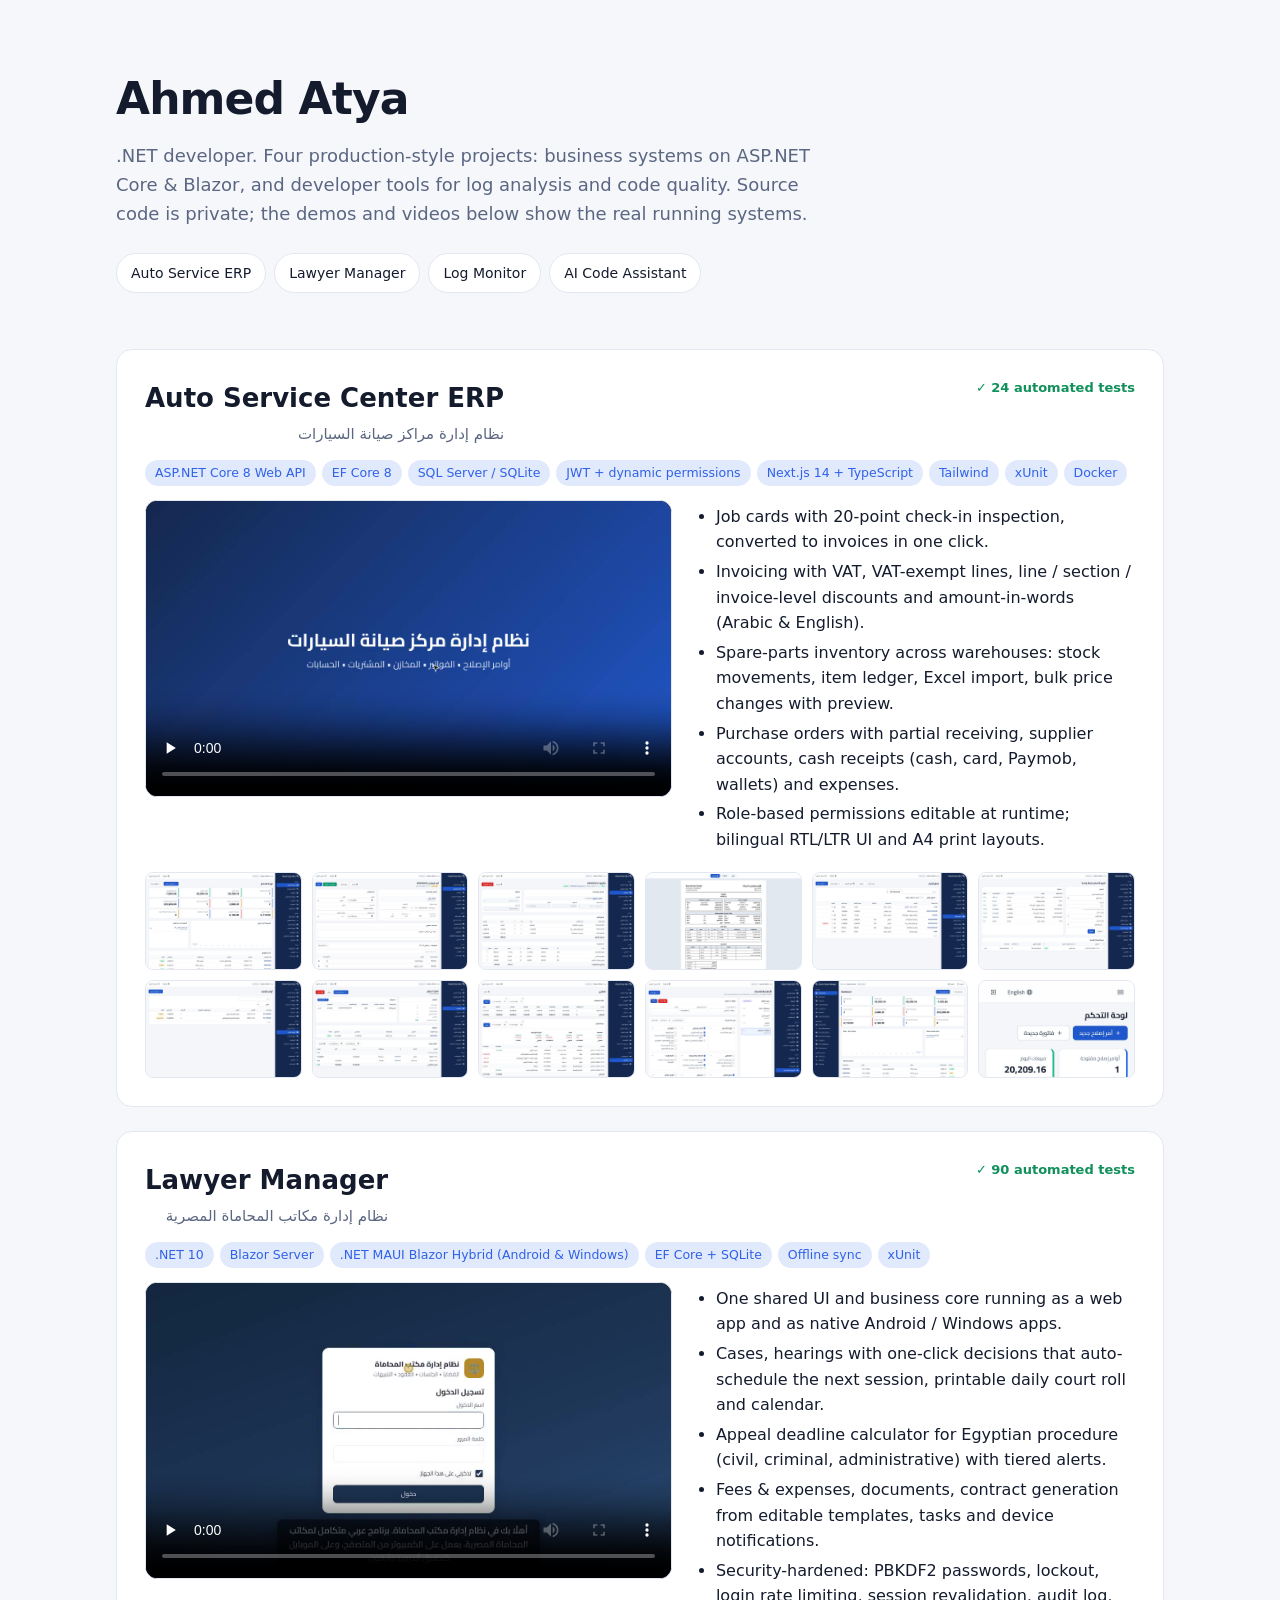
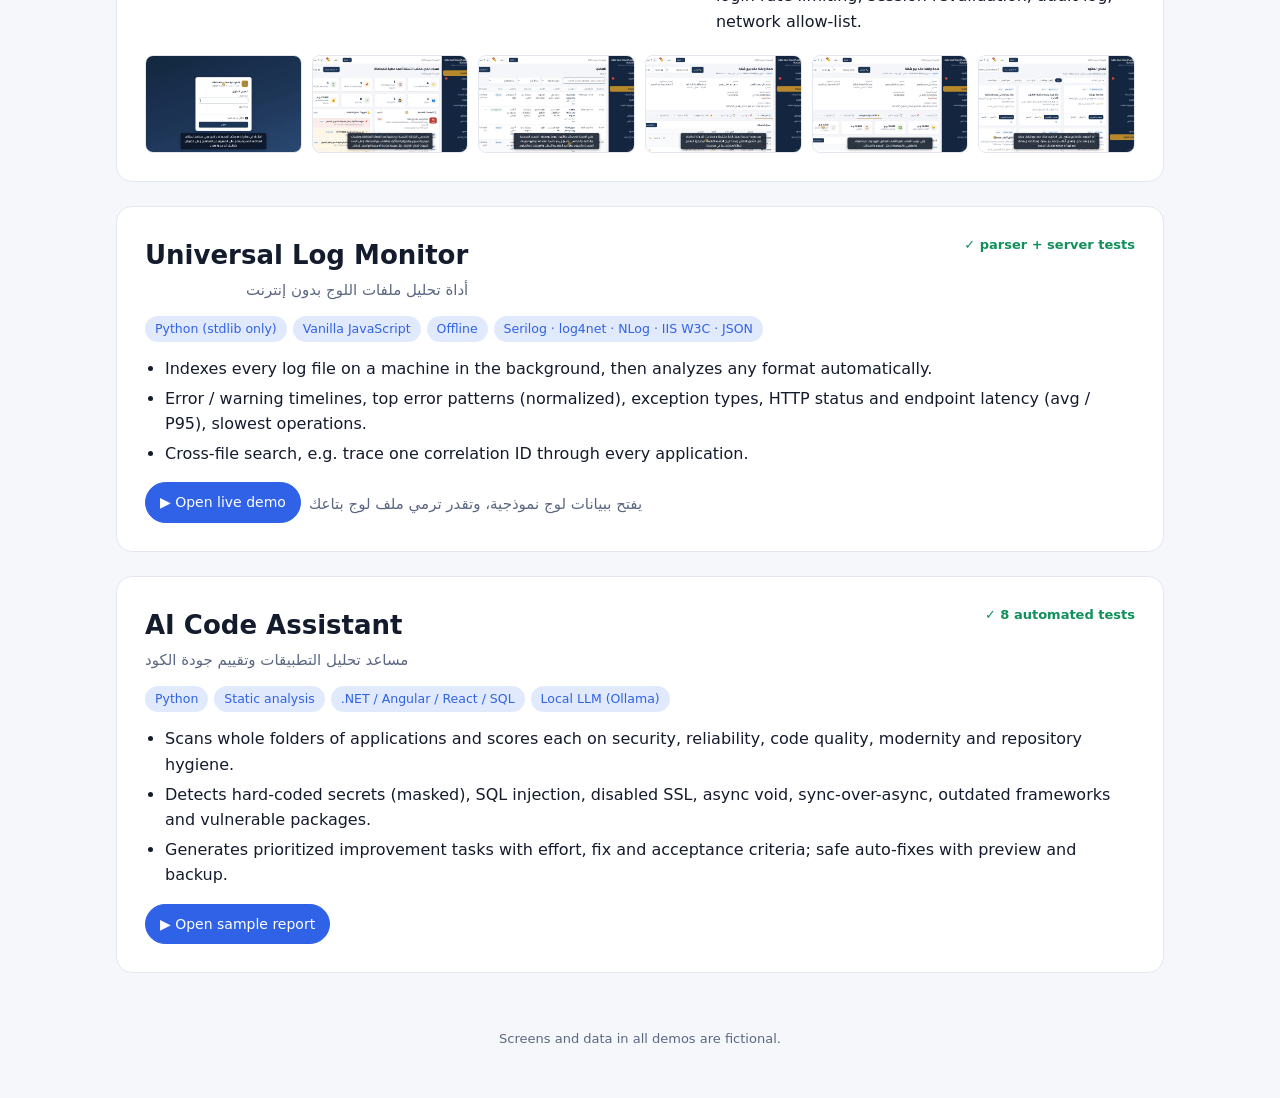
<file: index.html>
<!doctype html>
<html lang="en">
<head>
<meta charset="utf-8">
<meta name="viewport" content="width=device-width, initial-scale=1">
<title>Ahmed Atya — Projects</title>
<meta name="description" content=".NET developer portfolio: auto service ERP, law office management, log analyzer and code analysis tool.">
<style>
:root{--bg:#0b1020;--card:#121a30;--line:#24304f;--text:#e7ecf6;--muted:#9aa7c2;--accent:#5b8cff;--ok:#3ccf91}
@media (prefers-color-scheme: light){:root{--bg:#f5f7fb;--card:#fff;--line:#e2e7f0;--text:#141b2d;--muted:#5b6782;--accent:#2f62e6;--ok:#11905b}}
*{box-sizing:border-box}html{scroll-behavior:smooth}
body{margin:0;background:var(--bg);color:var(--text);font:16px/1.6 system-ui,-apple-system,"Segoe UI",Roboto,"Noto Sans Arabic",sans-serif}
.wrap{max-width:1080px;margin:0 auto;padding:0 16px}
header{padding:64px 0 32px}
h1{font-size:clamp(28px,5vw,44px);margin:0 0 8px;letter-spacing:-.02em}
.lead{color:var(--muted);font-size:18px;max-width:720px;margin:0}
nav{display:flex;gap:8px;flex-wrap:wrap;margin-top:24px}
nav a,.btn{display:inline-flex;align-items:center;gap:6px;padding:8px 14px;border:1px solid var(--line);border-radius:999px;color:var(--text);text-decoration:none;font-size:14px;background:var(--card)}
.btn.primary{background:var(--accent);border-color:var(--accent);color:#fff}
section.project{background:var(--card);border:1px solid var(--line);border-radius:16px;padding:28px;margin:24px 0}
.head{display:flex;justify-content:space-between;gap:16px;flex-wrap:wrap;align-items:flex-start}
h2{margin:0;font-size:26px}
.ar{unicode-bidi:plaintext;color:var(--muted);font-size:15px;margin:2px 0 0}
.tags{display:flex;flex-wrap:wrap;gap:6px;margin:14px 0}
.tag{font-size:12.5px;padding:3px 10px;border-radius:999px;background:color-mix(in srgb,var(--accent) 14%,transparent);color:var(--accent)}
.tests{font-size:13px;color:var(--ok);font-weight:600}
.grid{display:grid;grid-template-columns:1.2fr 1fr;gap:24px;margin-top:8px}
@media (max-width:820px){.grid{grid-template-columns:1fr}}
ul{margin:0;padding-left:20px}li{margin:4px 0}
video{width:100%;border-radius:12px;border:1px solid var(--line);background:#000}
.shots{display:grid;grid-template-columns:repeat(auto-fill,minmax(150px,1fr));gap:10px;margin-top:16px}
.shots img{width:100%;aspect-ratio:16/10;object-fit:cover;object-position:top;border-radius:8px;border:1px solid var(--line);cursor:zoom-in}
.actions{display:flex;gap:8px;flex-wrap:wrap;margin-top:16px}
footer{color:var(--muted);font-size:13px;padding:32px 0 48px;text-align:center}
dialog{border:0;padding:0;background:transparent;max-width:95vw}dialog::backdrop{background:rgba(0,0,0,.8)}
dialog img{max-width:95vw;max-height:90vh;border-radius:8px;display:block}
</style>
</head>
<body>
<div class="wrap">
<header>
  <h1>Ahmed Atya</h1>
  <p class="lead">.NET developer. Four production-style projects: business systems on ASP.NET Core &amp; Blazor, and developer tools for log analysis and code quality. Source code is private; the demos and videos below show the real running systems.</p>
  <nav>
    <a href="#auto">Auto Service ERP</a><a href="#lawyer">Lawyer Manager</a><a href="#logs">Log Monitor</a><a href="#caa">AI Code Assistant</a>
  </nav>
</header>

<section class="project" id="auto">
  <div class="head"><div><h2>Auto Service Center ERP</h2><p class="ar">نظام إدارة مراكز صيانة السيارات</p></div><span class="tests">✓ 24 automated tests</span></div>
  <div class="tags"><span class="tag">ASP.NET Core 8 Web API</span><span class="tag">EF Core 8</span><span class="tag">SQL Server / SQLite</span><span class="tag">JWT + dynamic permissions</span><span class="tag">Next.js 14 + TypeScript</span><span class="tag">Tailwind</span><span class="tag">xUnit</span><span class="tag">Docker</span></div>
  <div class="grid">
    <video controls preload="none" poster="assets/auto/poster.jpg" src="assets/auto/walkthrough.mp4"></video>
    <ul>
      <li>Job cards with 20-point check-in inspection, converted to invoices in one click.</li>
      <li>Invoicing with VAT, VAT-exempt lines, line / section / invoice-level discounts and amount-in-words (Arabic &amp; English).</li>
      <li>Spare-parts inventory across warehouses: stock movements, item ledger, Excel import, bulk price changes with preview.</li>
      <li>Purchase orders with partial receiving, supplier accounts, cash receipts (cash, card, Paymob, wallets) and expenses.</li>
      <li>Role-based permissions editable at runtime; bilingual RTL/LTR UI and A4 print layouts.</li>
    </ul>
  </div>
  <div class="shots">
    <img loading="lazy" src="assets/auto/02-dashboard.jpg" alt="Dashboard"><img loading="lazy" src="assets/auto/04-job-card-edit.jpg" alt="Job card"><img loading="lazy" src="assets/auto/06-invoice-posted.jpg" alt="Invoice"><img loading="lazy" src="assets/auto/08-print-invoice.jpg" alt="Invoice print"><img loading="lazy" src="assets/auto/17-parts.jpg" alt="Parts"><img loading="lazy" src="assets/auto/19-bulk-price.jpg" alt="Bulk price change"><img loading="lazy" src="assets/auto/22-purchase-orders.jpg" alt="Purchase orders"><img loading="lazy" src="assets/auto/14-customer-statement.jpg" alt="Customer statement"><img loading="lazy" src="assets/auto/28-reports.jpg" alt="Reports"><img loading="lazy" src="assets/auto/35-roles-permissions.jpg" alt="Roles and permissions"><img loading="lazy" src="assets/auto/30-en-dashboard.jpg" alt="English UI"><img loading="lazy" src="assets/auto/33-mobile-dashboard.jpg" alt="Mobile">
  </div>
</section>

<section class="project" id="lawyer">
  <div class="head"><div><h2>Lawyer Manager</h2><p class="ar">نظام إدارة مكاتب المحاماة المصرية</p></div><span class="tests">✓ 90 automated tests</span></div>
  <div class="tags"><span class="tag">.NET 10</span><span class="tag">Blazor Server</span><span class="tag">.NET MAUI Blazor Hybrid (Android &amp; Windows)</span><span class="tag">EF Core + SQLite</span><span class="tag">Offline sync</span><span class="tag">xUnit</span></div>
  <div class="grid">
    <video controls preload="none" poster="assets/lawyer/poster.jpg" src="assets/lawyer/demo.mp4"></video>
    <ul>
      <li>One shared UI and business core running as a web app and as native Android / Windows apps.</li>
      <li>Cases, hearings with one-click decisions that auto-schedule the next session, printable daily court roll and calendar.</li>
      <li>Appeal deadline calculator for Egyptian procedure (civil, criminal, administrative) with tiered alerts.</li>
      <li>Fees &amp; expenses, documents, contract generation from editable templates, tasks and device notifications.</li>
      <li>Security-hardened: PBKDF2 passwords, lockout, login rate limiting, session revalidation, audit log, network allow-list.</li>
    </ul>
  </div>
  <div class="shots">
    <img loading="lazy" src="assets/lawyer/shot-20.jpg" alt="Lawyer Manager"><img loading="lazy" src="assets/lawyer/shot-45.jpg" alt="Dashboard"><img loading="lazy" src="assets/lawyer/shot-75.jpg" alt="Cases"><img loading="lazy" src="assets/lawyer/shot-110.jpg" alt="Hearings"><img loading="lazy" src="assets/lawyer/shot-150.jpg" alt="Case fees"><img loading="lazy" src="assets/lawyer/shot-200.jpg" alt="Contracts">
  </div>
</section>

<section class="project" id="logs">
  <div class="head"><div><h2>Universal Log Monitor</h2><p class="ar">أداة تحليل ملفات اللوج بدون إنترنت</p></div><span class="tests">✓ parser + server tests</span></div>
  <div class="tags"><span class="tag">Python (stdlib only)</span><span class="tag">Vanilla JavaScript</span><span class="tag">Offline</span><span class="tag">Serilog · log4net · NLog · IIS W3C · JSON</span></div>
  <ul>
    <li>Indexes every log file on a machine in the background, then analyzes any format automatically.</li>
    <li>Error / warning timelines, top error patterns (normalized), exception types, HTTP status and endpoint latency (avg / P95), slowest operations.</li>
    <li>Cross-file search, e.g. trace one correlation ID through every application.</li>
  </ul>
  <div class="actions"><a class="btn primary" href="log-monitor/" target="_blank" rel="noopener">▶ Open live demo</a><span class="ar" style="align-self:center">يفتح ببيانات لوج نموذجية، وتقدر ترمي ملف لوج بتاعك</span></div>
</section>

<section class="project" id="caa">
  <div class="head"><div><h2>AI Code Assistant</h2><p class="ar">مساعد تحليل التطبيقات وتقييم جودة الكود</p></div><span class="tests">✓ 8 automated tests</span></div>
  <div class="tags"><span class="tag">Python</span><span class="tag">Static analysis</span><span class="tag">.NET / Angular / React / SQL</span><span class="tag">Local LLM (Ollama)</span></div>
  <ul>
    <li>Scans whole folders of applications and scores each on security, reliability, code quality, modernity and repository hygiene.</li>
    <li>Detects hard-coded secrets (masked), SQL injection, disabled SSL, async void, sync-over-async, outdated frameworks and vulnerable packages.</li>
    <li>Generates prioritized improvement tasks with effort, fix and acceptance criteria; safe auto-fixes with preview and backup.</li>
  </ul>
  <div class="actions"><a class="btn primary" href="ai-assistant/" target="_blank" rel="noopener">▶ Open sample report</a></div>
</section>

<footer>Screens and data in all demos are fictional.</footer>
</div>
<dialog id="lb"><img alt=""></dialog>
<script>
const lb=document.getElementById('lb'),im=lb.querySelector('img');
document.querySelectorAll('.shots img').forEach(i=>i.onclick=()=>{im.src=i.src;im.alt=i.alt;lb.showModal()});
lb.onclick=()=>lb.close();
</script>
</body>
</html>
</file>
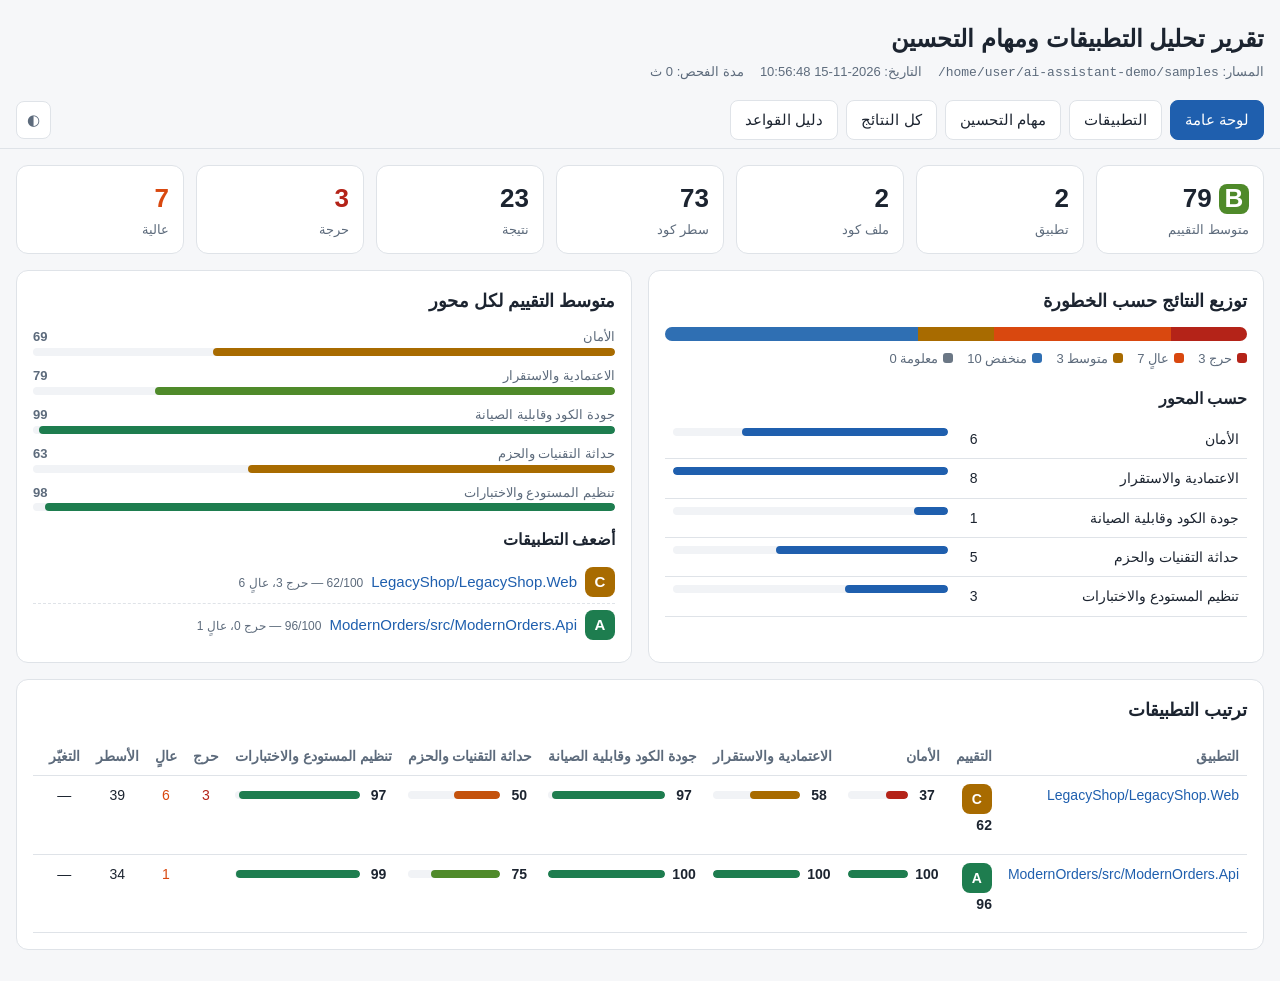
<file: ai-assistant/index.html>
<!doctype html>
<html lang="ar" dir="rtl">
<head>
<meta charset="utf-8">
<meta name="viewport" content="width=device-width, initial-scale=1">
<title>تقرير تحليل التطبيقات</title>
<style>
:root{
  --bg:#f6f7f9; --panel:#ffffff; --panel2:#f1f3f6; --text:#1c2430; --muted:#5d6b7c; --line:#dfe3e8;
  --accent:#1f5fae; --accent-soft:#e6eefa;
  --crit:#b42318; --high:#d9480f; --med:#a86b00; --low:#2f6fb3; --info:#6b7785;
  --ok:#1e7d4f; --ok-soft:#e5f4ec; --bad-soft:#fbeaea;
  --code-bg:#f3f4f6;
}
@media (prefers-color-scheme: dark){
  :root:not([data-theme="light"]){
    --bg:#11151b; --panel:#181e26; --panel2:#1f2630; --text:#e4e8ee; --muted:#9aa6b4; --line:#2c3541;
    --accent:#6ea8ff; --accent-soft:#1d2b40;
    --crit:#ff6b5e; --high:#ff8a4c; --med:#e8b44a; --low:#6ea8ff; --info:#9aa6b4;
    --ok:#4cc98a; --ok-soft:#163226; --bad-soft:#3a1d1d; --code-bg:#0e1217;
  }
}
:root[data-theme="dark"]{
  --bg:#11151b; --panel:#181e26; --panel2:#1f2630; --text:#e4e8ee; --muted:#9aa6b4; --line:#2c3541;
  --accent:#6ea8ff; --accent-soft:#1d2b40;
  --crit:#ff6b5e; --high:#ff8a4c; --med:#e8b44a; --low:#6ea8ff; --info:#9aa6b4;
  --ok:#4cc98a; --ok-soft:#163226; --bad-soft:#3a1d1d; --code-bg:#0e1217;
}
*{box-sizing:border-box}
html,body{margin:0;padding:0}
body{background:var(--bg);color:var(--text);font-family:"Segoe UI",Tahoma,"Noto Naskh Arabic",Arial,sans-serif;font-size:15px;line-height:1.6}
a{color:var(--accent);text-decoration:none} a:hover{text-decoration:underline}
header{padding:20px 16px 8px;max-width:1400px;margin:0 auto}
header h1{margin:0 0 4px;font-size:24px}
header .meta{color:var(--muted);font-size:13px;display:flex;gap:16px;flex-wrap:wrap}
header .meta code{direction:ltr;unicode-bidi:embed}
.toolbar{display:flex;gap:8px;align-items:center;flex-wrap:wrap;max-width:1400px;margin:0 auto;padding:8px 16px;position:sticky;top:0;background:var(--bg);z-index:5;border-bottom:1px solid var(--line)}
.tab{border:1px solid var(--line);background:var(--panel);color:var(--text);padding:7px 14px;border-radius:8px;cursor:pointer;font:inherit}
.tab.active{background:var(--accent);border-color:var(--accent);color:#fff}
.spacer{flex:1}
.theme{border:1px solid var(--line);background:var(--panel);color:var(--muted);border-radius:8px;padding:6px 10px;cursor:pointer;font:inherit}
main{max-width:1400px;margin:0 auto;padding:16px}
section{display:none} section.active{display:block}
.panel{background:var(--panel);border:1px solid var(--line);border-radius:12px;padding:16px;margin-bottom:16px}
.panel h2{margin:0 0 12px;font-size:18px}
.panel h3{margin:16px 0 8px;font-size:16px}
.kpis{display:grid;grid-template-columns:repeat(auto-fit,minmax(150px,1fr));gap:12px;margin-bottom:16px}
.kpi{background:var(--panel);border:1px solid var(--line);border-radius:12px;padding:12px 14px}
.kpi .v{font-size:26px;font-weight:700;font-variant-numeric:tabular-nums}
.kpi .l{color:var(--muted);font-size:13px}
.grid2{display:grid;grid-template-columns:1fr 1fr;gap:16px}
@media (max-width:900px){.grid2{grid-template-columns:1fr}}
table{width:100%;border-collapse:collapse;font-size:14px}
th,td{padding:8px 8px;border-bottom:1px solid var(--line);text-align:right;vertical-align:top}
th{color:var(--muted);font-weight:600;white-space:nowrap;position:sticky;top:0;background:var(--panel)}
th.sort{cursor:pointer} th.sort:hover{color:var(--text)}
tr:hover td{background:var(--panel2)}
.num{font-variant-numeric:tabular-nums;text-align:center}
.tbl-wrap{overflow-x:auto}
.chip{display:inline-block;padding:1px 8px;border-radius:999px;font-size:12px;font-weight:600;border:1px solid currentColor;white-space:nowrap}
.sev-critical{color:var(--crit)} .sev-high{color:var(--high)} .sev-medium{color:var(--med)} .sev-low{color:var(--low)} .sev-info{color:var(--info)}
.grade{display:inline-flex;align-items:center;justify-content:center;width:30px;height:30px;border-radius:8px;font-weight:800;color:#fff}
.grade.big{width:56px;height:56px;font-size:28px;border-radius:14px}
.gA{background:#1e7d4f}.gB{background:#4f8a2a}.gC{background:#a86b00}.gD{background:#c4520c}.gF{background:#b42318}
.bar{height:8px;background:var(--panel2);border-radius:99px;overflow:hidden;min-width:60px}
.bar>i{display:block;height:100%;border-radius:99px}
.scorecell{display:flex;align-items:center;gap:6px;min-width:90px}
.scorecell b{font-variant-numeric:tabular-nums;width:26px;text-align:center;font-weight:600}
.stack{display:flex;height:14px;border-radius:99px;overflow:hidden;background:var(--panel2)}
.stack>i{display:block;height:100%}
.legend{display:flex;gap:14px;flex-wrap:wrap;font-size:13px;color:var(--muted);margin-top:8px}
.legend span::before{content:"";display:inline-block;width:10px;height:10px;border-radius:3px;margin-inline-end:5px;background:var(--c)}
.apps-layout{display:grid;grid-template-columns:280px 1fr;gap:16px}
@media (max-width:900px){.apps-layout{grid-template-columns:1fr}}
.applist{max-height:80vh;overflow:auto;padding:8px}
.applist input{width:100%}
.appitem{display:flex;align-items:center;gap:8px;padding:7px 8px;border-radius:8px;cursor:pointer}
.appitem:hover{background:var(--panel2)} .appitem.active{background:var(--accent-soft)}
.appitem .n{flex:1;font-size:13px;word-break:break-all}
.appitem .s{font-size:12px;color:var(--muted);font-variant-numeric:tabular-nums}
.apphead{display:flex;gap:16px;align-items:center}
.apphead h2{margin:0;word-break:break-all}
.summary{background:var(--panel2);border-radius:10px;padding:12px 14px;margin:12px 0}
.ai{border-inline-start:4px solid var(--accent)}
.metrics{display:grid;grid-template-columns:repeat(auto-fit,minmax(130px,1fr));gap:8px;margin:12px 0}
.metric{background:var(--panel2);border-radius:10px;padding:8px 10px}
.metric .v{font-weight:700;font-size:18px;font-variant-numeric:tabular-nums}
.metric .l{font-size:12px;color:var(--muted)}
.catbars{display:grid;grid-template-columns:repeat(auto-fit,minmax(200px,1fr));gap:10px}
.catbar .t{font-size:13px;color:var(--muted);display:flex;justify-content:space-between}
.list{list-style:none;margin:0;padding:0}
.list li{padding:6px 0;border-bottom:1px dashed var(--line);display:flex;gap:8px;align-items:baseline}
.list li:last-child{border-bottom:0}
.ok{color:var(--ok);font-weight:700} .bad{color:var(--crit);font-weight:700}
.task{border:1px solid var(--line);border-radius:10px;margin-bottom:8px;background:var(--panel)}
.task summary{cursor:pointer;padding:10px 12px;display:flex;gap:8px;align-items:center;flex-wrap:wrap;list-style:none}
.task summary::-webkit-details-marker{display:none}
.task summary .tt{flex:1;font-weight:600;min-width:200px}
.task .body{padding:0 12px 12px}
.task .body p{margin:6px 0}
.pri{font-weight:800;font-size:12px;padding:1px 7px;border-radius:6px;color:#fff}
.P1{background:var(--crit)}.P2{background:var(--med)}.P3{background:var(--low)}
.muted{color:var(--muted)} .small{font-size:12px}
pre,code.c{direction:ltr;text-align:left;font-family:Consolas,"Cascadia Code",monospace;font-size:12.5px}
pre{background:var(--code-bg);border:1px solid var(--line);border-radius:8px;padding:10px;overflow:auto;white-space:pre}
code.c{background:var(--code-bg);padding:1px 5px;border-radius:5px;unicode-bidi:embed;word-break:break-all}
.loc{direction:ltr;unicode-bidi:embed;font-family:Consolas,monospace;font-size:12px;word-break:break-all}
.filters{display:flex;gap:8px;flex-wrap:wrap;margin-bottom:12px}
select,input[type=search]{font:inherit;padding:6px 10px;border:1px solid var(--line);border-radius:8px;background:var(--panel);color:var(--text)}
input[type=search]{min-width:220px}
.pager{display:flex;gap:8px;align-items:center;justify-content:center;margin-top:12px}
.btn{font:inherit;border:1px solid var(--line);background:var(--panel);color:var(--text);border-radius:8px;padding:5px 12px;cursor:pointer}
.btn:disabled{opacity:.4;cursor:default}
.delta-up{color:var(--ok)} .delta-down{color:var(--crit)}
.fw{display:inline-block;margin:2px 0 2px 6px}
.st-eol{color:var(--crit)} .st-near_eol{color:var(--high)} .st-legacy{color:var(--med)} .st-supported{color:var(--ok)} .st-library{color:var(--muted)}
.empty{color:var(--muted);padding:12px;text-align:center}
.rulecard{border:1px solid var(--line);border-radius:10px;padding:12px;margin-bottom:10px}
.rulecard h4{margin:0 0 6px;display:flex;gap:8px;align-items:center;flex-wrap:wrap}
@media print{.toolbar{display:none} section{display:block!important} .applist{display:none}}
</style>
</head>
<body>
<header>
  <h1>تقرير تحليل التطبيقات ومهام التحسين</h1>
  <div class="meta" id="meta"></div>
</header>
<div class="toolbar">
  <button class="tab" data-tab="overview">لوحة عامة</button>
  <button class="tab" data-tab="apps">التطبيقات</button>
  <button class="tab" data-tab="tasks">مهام التحسين</button>
  <button class="tab" data-tab="findings">كل النتائج</button>
  <button class="tab" data-tab="rules">دليل القواعد</button>
  <span class="spacer"></span>
  <button class="theme" id="theme" title="تبديل الوضع">◐</button>
</div>
<main>
  <section id="tab-overview"></section>
  <section id="tab-apps"></section>
  <section id="tab-tasks"></section>
  <section id="tab-findings"></section>
  <section id="tab-rules"></section>
</main>
<script>
const D = {"meta":{"root":"/home/user/ai-assistant-demo/samples","date":"2026-11-15T10:56:48","duration":0.0,"apps":2,"loc":73,"code_files":2,"findings":23,"severity":{"critical":3,"high":7,"medium":3,"low":10,"info":0},"category":{"security":6,"reliability":8,"maintainability":1,"modernity":5,"hygiene":3},"avg_score":79,"avg_grade":"B","skipped":{}},"apps":[{"name":"LegacyShop/LegacyShop.Web","path":"/home/user/ai-assistant-demo/samples/LegacyShop/LegacyShop.Web","rel":"LegacyShop/LegacyShop.Web","metrics":{"files_total":3,"loc":39,"code_files":1,"todo":1,"endpoints":0,"controllers":1,"test_cases":0,"methods":3,"dup_pct":0.0,"dup_files":0,"loc_by_lang":{"cs":39},"avg_method":9.3,"max_method":13,"projects":1,"packages":2,"binaries":0,"readme_bytes":0},"frameworks":[{"label":".NET Core 3.1","status":"eol","eol":"2022-12-13","projects":["LegacyShop/LegacyShop.Web/LegacyShop.Web.csproj"]}],"projects":[{"file":"LegacyShop/LegacyShop.Web/LegacyShop.Web.csproj","tfms":["netcoreapp3.1"],"type":"web","packages":2,"nullable":false}],"packages":[{"eco":"nuget","id":"Newtonsoft.Json","version":"9.0.1","file":"LegacyShop/LegacyShop.Web/LegacyShop.Web.csproj"},{"eco":"nuget","id":"System.Data.SqlClient","version":"4.4.0","file":"LegacyShop/LegacyShop.Web/LegacyShop.Web.csproj"}],"skipped":{},"scores":{"security":37,"reliability":58,"maintainability":97,"modernity":50,"hygiene":97},"overall":62,"grade":"C","severity_counts":{"critical":3,"high":6,"medium":3,"low":8,"info":0},"strengths":[],"weaknesses":[{"rule":"SEC001","title":"أسرار وكلمات مرور داخل ملفات الإعدادات","severity":"critical","count":2,"weight":15.0,"category":"security"},{"rule":"SEC002","title":"أسرار أو سلاسل اتصال مكتوبة مباشرة داخل الكود","severity":"critical","count":1,"weight":10.0,"category":"security"},{"rule":"SEC003","title":"احتمال SQL Injection (بناء جملة SQL بدمج النصوص)","severity":"critical","count":1,"weight":10.0,"category":"security"},{"rule":"MOD002","title":"حزمة بها ثغرة أمنية معروفة","severity":"high","count":2,"weight":10.0,"category":"modernity"},{"rule":"MOD001","title":"إطار عمل منتهي الدعم أو قديم","severity":"high","count":1,"weight":5.0,"category":"modernity"},{"rule":"REL002","title":"async void خارج معالجات الأحداث","severity":"high","count":1,"weight":5.0,"category":"reliability"}],"tasks":[{"app":"LegacyShop/LegacyShop.Web","rule":"SEC001","title":"نقل الأسرار من ملفات الإعدادات إلى متغيرات البيئة/خزنة الأسرار وتغيير كلمات المرور المكشوفة","category":"security","category_ar":"الأمان","severity":"critical","priority":"P1","effort":"M","count":2,"files":1,"why":"أي شخص لديه صلاحية قراءة المستودع أو ملفات النشر يستطيع الحصول على كلمات مرور قواعد البيانات ومفاتيح الـ API، وتبقى في تاريخ git حتى بعد حذفها.","how":"انقل القيم إلى متغيرات البيئة أو User Secrets في التطوير، وإلى خزنة أسرار (Azure Key Vault / HashiCorp Vault / Windows DPAPI) في الإنتاج، واترك في appsettings.json قيمة فارغة فقط. بعد النقل غيّر (Rotate) كل كلمة مرور ظهرت في المستودع.","example":"// appsettings.json  ->  \"ConnectionStrings\": { \"Default\": \"\" }\n// تعيين القيمة على السيرفر:\n//   setx ConnectionStrings__Default \"Server=...;User Id=...;Password=...\" /M\nvar cs = builder.Configuration.GetConnectionString(\"Default\");","fixable":false,"locations":[{"loc":"LegacyShop/LegacyShop.Web/appsettings.json:2","msg":"سلسلة اتصال تحتوي كلمة مرور (ConnectionStrings.Default)"},{"loc":"LegacyShop/LegacyShop.Web/appsettings.json:3","msg":"قيمة سرية في المفتاح PaymentApiKey"}],"weight":15.0,"acceptance":"إعادة الفحص لا تُظهر أي نتيجة للقاعدة SEC001 في هذا التطبيق","id":"T01-01"},{"app":"LegacyShop/LegacyShop.Web","rule":"SEC002","title":"إزالة الأسرار المكتوبة في الكود وقراءتها من الإعدادات الآمنة","category":"security","category_ar":"الأمان","severity":"critical","priority":"P1","effort":"M","count":1,"files":1,"why":"القيم المكتوبة في الكود تنتقل مع كل نسخة وتظهر في ملفات DLL ويمكن استخراجها بسهولة، ولا يمكن تغييرها بدون إعادة بناء.","how":"اقرأ القيمة من IConfiguration / IOptions<T> ومصدرها متغيرات البيئة أو خزنة الأسرار، ثم غيّر القيمة المكشوفة.","example":"public class PaymentOptions { public string ApiKey { get; set; } = \"\"; }\nbuilder.Services.Configure<PaymentOptions>(builder.Configuration.GetSection(\"Payment\"));\n// ثم في الكلاس: public PaymentClient(IOptions<PaymentOptions> opt) { _apiKey = opt.Value.ApiKey; }","fixable":false,"locations":[{"loc":"LegacyShop/LegacyShop.Web/Controllers/OrdersController.cs:17","msg":"سلسلة اتصال بقاعدة البيانات تحتوي كلمة مرور مكتوبة في الكود"}],"weight":10.0,"acceptance":"إعادة الفحص لا تُظهر أي نتيجة للقاعدة SEC002 في هذا التطبيق","id":"T01-02"},{"app":"LegacyShop/LegacyShop.Web","rule":"SEC003","title":"تحويل استعلامات SQL المبنية بالدمج إلى استعلامات مُعَلَّمة (Parameterized)","category":"security","category_ar":"الأمان","severity":"critical","priority":"P1","effort":"M","count":1,"files":1,"why":"دمج مدخلات المستخدم داخل جملة SQL يسمح للمهاجم بقراءة أو تعديل أو حذف بيانات العملاء بالكامل.","how":"استخدم الاستعلامات المُعَلَّمة (Parameters) أو Dapper أو EF Core مع FromSqlInterpolated، ولا تدمج أي قيمة داخل نص الجملة.","example":"using var cmd = new SqlCommand(\"SELECT * FROM Customers WHERE NationalId = @id\", conn);\ncmd.Parameters.Add(\"@id\", SqlDbType.NVarChar, 14).Value = nationalId;","fixable":false,"locations":[{"loc":"LegacyShop/LegacyShop.Web/Controllers/OrdersController.cs:19","msg":""}],"weight":10.0,"acceptance":"إعادة الفحص لا تُظهر أي نتيجة للقاعدة SEC003 في هذا التطبيق","id":"T01-03"},{"app":"LegacyShop/LegacyShop.Web","rule":"MOD002","title":"تحديث الحزم ذات الثغرات المعروفة","category":"modernity","category_ar":"حداثة التقنيات والحزم","severity":"high","priority":"P1","effort":"S","count":2,"files":1,"why":"الحزمة المستخدمة لها ثغرة منشورة (CVE) يمكن استغلالها.","how":"حدّث الحزمة إلى الإصدار المذكور أو أحدث (dotnet add package <Name> أو npm install <name>@latest).","example":"","fixable":false,"locations":[{"loc":"LegacyShop/LegacyShop.Web/LegacyShop.Web.csproj:4","msg":"Newtonsoft.Json 9.0.1 — CVE-2024-21907: DoS عبر JSON عميق التداخل. الإصدار الآمن: 13.0.1"},{"loc":"LegacyShop/LegacyShop.Web/LegacyShop.Web.csproj:5","msg":"System.Data.SqlClient 4.4.0 — CVE-2024-0056: تجاوز التحقق من TLS مع SQL Server. الإصدار الآمن: 4.8.6"}],"weight":10.0,"acceptance":"إعادة الفحص لا تُظهر أي نتيجة للقاعدة MOD002 في هذا التطبيق مع نجاح البناء والاختبارات","id":"T01-04"},{"app":"LegacyShop/LegacyShop.Web","rule":"MOD001","title":"ترقية إطار العمل إلى إصدار مدعوم","category":"modernity","category_ar":"حداثة التقنيات والحزم","severity":"high","priority":"P1","effort":"L","count":1,"files":1,"why":"الإصدارات المنتهية لا تستقبل تحديثات أمنية من Microsoft/Google، وأي ثغرة جديدة تبقى مفتوحة.","how":"خطط للترقية إلى .NET 10 (LTS) أو أحدث إصدار Angular مدعوم، مع تشغيل الاختبارات بعد الترقية.","example":"<TargetFramework>net10.0<\/TargetFramework>\n<!-- ثم: dotnet list package --outdated  وتحديث حزم Microsoft.* لنفس الإصدار -->","fixable":false,"locations":[{"loc":"LegacyShop/LegacyShop.Web/LegacyShop.Web.csproj","msg":".NET Core 3.1 انتهى دعمه في 2022-12-13 — رقِّ إلى .NET 10"}],"weight":5.0,"acceptance":"إعادة الفحص لا تُظهر أي نتيجة للقاعدة MOD001 في هذا التطبيق مع نجاح البناء والاختبارات","id":"T01-05"},{"app":"LegacyShop/LegacyShop.Web","rule":"SEC004","title":"إعادة تفعيل التحقق من شهادات SSL في الاتصالات الخارجية","category":"security","category_ar":"الأمان","severity":"high","priority":"P1","effort":"S","count":1,"files":1,"why":"قبول أي شهادة يجعل الاتصال بالجهات الخارجية (بنوك، فوري، اتصالات...) عرضة لهجوم Man-in-the-Middle وسرقة البيانات.","how":"احذف الـ callback الذي يعيد true دائمًا. إن كانت الشهادة داخلية فثبّت شهادة الـ CA على السيرفر أو تحقق من الـ Thumbprint تحديدًا.","example":"handler.ServerCertificateCustomValidationCallback = (msg, cert, chain, errors) =>\n    errors == SslPolicyErrors.None || cert?.GetCertHashString() == expectedThumbprint;","fixable":false,"locations":[{"loc":"LegacyShop/LegacyShop.Web/Controllers/OrdersController.cs:36","msg":""}],"weight":5.0,"acceptance":"إعادة الفحص لا تُظهر أي نتيجة للقاعدة SEC004 في هذا التطبيق","id":"T01-06"},{"app":"LegacyShop/LegacyShop.Web","rule":"REL002","title":"تحويل دوال async void إلى async Task","category":"reliability","category_ar":"الاعتمادية والاستقرار","severity":"high","priority":"P2","effort":"S","count":1,"files":1,"why":"أي استثناء داخل async void لا يمكن التقاطه وقد يوقف الخدمة بالكامل (Process crash)، ولا يمكن انتظار انتهائها.","how":"غيّر النوع إلى async Task واستخدم await عند الاستدعاء.","example":"public async Task SendAsync(Message m) { ... }\nawait SendAsync(m);","fixable":false,"locations":[{"loc":"LegacyShop/LegacyShop.Web/Controllers/OrdersController.cs:24","msg":""}],"weight":5.0,"acceptance":"إعادة الفحص لا تُظهر أي نتيجة للقاعدة REL002 في هذا التطبيق مع نجاح البناء والاختبارات","id":"T01-07"},{"app":"LegacyShop/LegacyShop.Web","rule":"REL003","title":"إزالة الانتظار المتزامن للمهام واستخدام await","category":"reliability","category_ar":"الاعتمادية والاستقرار","severity":"medium","priority":"P2","effort":"M","count":1,"files":1,"why":"يسبب Deadlock واستنزاف الـ Thread Pool تحت الضغط، فيبطئ أو يوقف الـ API.","how":"استخدم async/await على طول سلسلة الاستدعاء (async all the way).","example":"// بدلاً من: var res = client.GetAsync(url).Result;\nvar res = await client.GetAsync(url, cancellationToken);","fixable":false,"locations":[{"loc":"LegacyShop/LegacyShop.Web/Controllers/OrdersController.cs:27","msg":""}],"weight":2.0,"acceptance":"إعادة الفحص لا تُظهر أي نتيجة للقاعدة REL003 في هذا التطبيق مع نجاح البناء والاختبارات","id":"T01-08"},{"app":"LegacyShop/LegacyShop.Web","rule":"REL004","title":"استخدام IHttpClientFactory بدلاً من new HttpClient()","category":"reliability","category_ar":"الاعتمادية والاستقرار","severity":"medium","priority":"P2","effort":"M","count":1,"files":1,"why":"يؤدي إلى استنزاف المنافذ (Socket exhaustion) وأخطاء اتصال متقطعة تحت الضغط، ولا يحترم تغيّر DNS.","how":"استخدم IHttpClientFactory (AddHttpClient) أو HttpClient واحد static.","example":"builder.Services.AddHttpClient<FawryClient>(c => c.BaseAddress = new Uri(cfg[\"Fawry:BaseUrl\"]!));\npublic class FawryClient(HttpClient http) { ... }","fixable":false,"locations":[{"loc":"LegacyShop/LegacyShop.Web/Controllers/OrdersController.cs:26","msg":""}],"weight":2.0,"acceptance":"إعادة الفحص لا تُظهر أي نتيجة للقاعدة REL004 في هذا التطبيق مع نجاح البناء والاختبارات","id":"T01-09"},{"app":"LegacyShop/LegacyShop.Web","rule":"REL006","title":"تغليف اتصالات قاعدة البيانات بـ using","category":"reliability","category_ar":"الاعتمادية والاستقرار","severity":"medium","priority":"P2","effort":"S","count":1,"files":1,"why":"إذا حدث استثناء قبل Close() يبقى الاتصال مفتوحًا فيمتلئ الـ Connection Pool وتتوقف الخدمة.","how":"استخدم using var conn = new SqlConnection(...); ليُغلق الاتصال تلقائيًا.","example":"await using var conn = new SqlConnection(cs);\nawait conn.OpenAsync(ct);","fixable":false,"locations":[{"loc":"LegacyShop/LegacyShop.Web/Controllers/OrdersController.cs:17","msg":""}],"weight":2.0,"acceptance":"إعادة الفحص لا تُظهر أي نتيجة للقاعدة REL006 في هذا التطبيق مع نجاح البناء والاختبارات","id":"T01-10"},{"app":"LegacyShop/LegacyShop.Web","rule":"HYG002","title":"كتابة README للتطبيق","category":"hygiene","category_ar":"تنظيم المستودع والاختبارات","severity":"low","priority":"P3","effort":"S","count":1,"files":0,"why":"المطور الجديد لا يعرف كيف يشغّل التطبيق أو ما هي إعداداته واعتمادياته.","how":"أضف README يشرح: الغرض، طريقة التشغيل، الإعدادات المطلوبة، طريقة النشر، الجهات المتكاملة.","example":"","fixable":false,"locations":[{"loc":"(مستوى التطبيق)","msg":"لا يوجد README"}],"weight":0.5,"acceptance":"إعادة الفحص لا تُظهر أي نتيجة للقاعدة HYG002 في هذا التطبيق","id":"T01-11"},{"app":"LegacyShop/LegacyShop.Web","rule":"HYG003","title":"إضافة/استكمال ملف .gitignore","category":"hygiene","category_ar":"تنظيم المستودع والاختبارات","severity":"low","priority":"P3","effort":"S","count":1,"files":0,"why":"تُرفع ملفات bin/obj وnode_modules والإعدادات الشخصية للمستودع فيكبر حجمه وتظهر تعارضات.","how":"أضف .gitignore قياسي لـ .NET/Node (يمكن إنشاؤه آليًا بأمر fix).","example":"","fixable":true,"locations":[{"loc":"(مستوى التطبيق)","msg":"لا يوجد ملف .gitignore"}],"weight":0.5,"acceptance":"إعادة الفحص لا تُظهر أي نتيجة للقاعدة HYG003 في هذا التطبيق","id":"T01-12"},{"app":"LegacyShop/LegacyShop.Web","rule":"MNT004","title":"مراجعة وإغلاق تعليقات TODO/FIXME","category":"maintainability","category_ar":"جودة الكود وقابلية الصيانة","severity":"low","priority":"P3","effort":"S","count":1,"files":1,"why":"تشير إلى عمل غير مكتمل أو حلول مؤقتة قد تكون منسية.","how":"حوّل كل TODO إلى مهمة في نظام التتبع أو نفّذها واحذف التعليق.","example":"","fixable":false,"locations":[{"loc":"LegacyShop/LegacyShop.Web/Controllers/OrdersController.cs:35","msg":"TODO: validate amount"}],"weight":0.5,"acceptance":"إعادة الفحص لا تُظهر أي نتيجة للقاعدة MNT004 في هذا التطبيق","id":"T01-13"},{"app":"LegacyShop/LegacyShop.Web","rule":"MOD003","title":"استبدال الحزم المهجورة ببدائلها الحديثة","category":"modernity","category_ar":"حداثة التقنيات والحزم","severity":"low","priority":"P3","effort":"M","count":1,"files":1,"why":"الحزم المهجورة لا تتلقى إصلاحات وقد تتعارض مع الإصدارات الحديثة.","how":"استبدلها بالبديل المقترح.","example":"","fixable":false,"locations":[{"loc":"LegacyShop/LegacyShop.Web/LegacyShop.Web.csproj:5","msg":"System.Data.SqlClient 4.4.0 — البديل: Microsoft.Data.SqlClient"}],"weight":0.5,"acceptance":"إعادة الفحص لا تُظهر أي نتيجة للقاعدة MOD003 في هذا التطبيق مع نجاح البناء والاختبارات","id":"T01-14"},{"app":"LegacyShop/LegacyShop.Web","rule":"REL005","title":"استبدال throw ex بـ throw","category":"reliability","category_ar":"الاعتمادية والاستقرار","severity":"low","priority":"P3","effort":"S","count":1,"files":1,"why":"إعادة رمي الاستثناء بـ throw ex تمسح مكان حدوث الخطأ الأصلي فيصعب التشخيص.","how":"استخدم throw; فقط (يمكن تطبيقها آليًا بأمر fix).","example":"","fixable":true,"locations":[{"loc":"LegacyShop/LegacyShop.Web/Controllers/OrdersController.cs:41","msg":""}],"weight":0.5,"acceptance":"إعادة الفحص لا تُظهر أي نتيجة للقاعدة REL005 في هذا التطبيق مع نجاح البناء والاختبارات","id":"T01-15"},{"app":"LegacyShop/LegacyShop.Web","rule":"REL007","title":"استبدال Thread.Sleep بـ Task.Delay","category":"reliability","category_ar":"الاعتمادية والاستقرار","severity":"low","priority":"P3","effort":"S","count":1,"files":1,"why":"يحجز الـ Thread بالكامل؛ في الخدمات والـ API يقلل القدرة على تحمل الضغط ولا يمكن إلغاؤه.","how":"استخدم await Task.Delay(time, cancellationToken) أو PeriodicTimer.","example":"","fixable":false,"locations":[{"loc":"LegacyShop/LegacyShop.Web/Controllers/OrdersController.cs:28","msg":""}],"weight":0.5,"acceptance":"إعادة الفحص لا تُظهر أي نتيجة للقاعدة REL007 في هذا التطبيق مع نجاح البناء والاختبارات","id":"T01-16"},{"app":"LegacyShop/LegacyShop.Web","rule":"REL009","title":"مراجعة الحقول static القابلة للتعديل","category":"reliability","category_ar":"الاعتمادية والاستقرار","severity":"low","priority":"P3","effort":"M","count":1,"files":1,"why":"في تطبيقات الويب يتشارك كل المستخدمين نفس الحقل، فيحدث تداخل بيانات (Race conditions) بين الطلبات.","how":"اجعله readonly/const، أو انقل الحالة إلى خدمة Scoped، أو استخدم أنواع آمنة للتزامن.","example":"","fixable":false,"locations":[{"loc":"LegacyShop/LegacyShop.Web/Controllers/OrdersController.cs:12","msg":""}],"weight":0.5,"acceptance":"إعادة الفحص لا تُظهر أي نتيجة للقاعدة REL009 في هذا التطبيق مع نجاح البناء والاختبارات","id":"T01-17"},{"app":"LegacyShop/LegacyShop.Web","rule":"SEC009","title":"تحويل عناوين الاتصال إلى HTTPS","category":"security","category_ar":"الأمان","severity":"low","priority":"P3","effort":"S","count":1,"files":1,"why":"البيانات المرسلة عبر http:// تمر نصًا واضحًا ويمكن التقاطها أو تعديلها على الشبكة.","how":"استخدم https:// وانقل العناوين إلى ملفات الإعدادات.","example":"","fixable":false,"locations":[{"loc":"LegacyShop/LegacyShop.Web/Controllers/OrdersController.cs:27","msg":""}],"weight":0.5,"acceptance":"إعادة الفحص لا تُظهر أي نتيجة للقاعدة SEC009 في هذا التطبيق","id":"T01-18"}],"summary":"تطبيق «LegacyShop/LegacyShop.Web»: 1 ملف كود و39 سطر (CS (39)) على .NET Core 3.1. التقييم العام C (62/100). لم تُرصد ممارسات قوة واضحة (DI، Logging، اختبارات...). أبرز نقاط الضعف: أسرار وكلمات مرور داخل ملفات الإعدادات (2)، أسرار أو سلاسل اتصال مكتوبة مباشرة داخل الكود (1)، احتمال SQL Injection (بناء جملة SQL بدمج النصوص) (1)، حزمة بها ثغرة أمنية معروفة (2). يوجد 3 نتيجة حرجة يجب معالجتها فورًا. أول ما يجب عمله: نقل الأسرار من ملفات الإعدادات إلى متغيرات البيئة/خزنة الأسرار وتغيير كلمات المرور المكشوفة؛ إزالة الأسرار المكتوبة في الكود وقراءتها من الإعدادات الآمنة؛ تحويل استعلامات SQL المبنية بالدمج إلى استعلامات مُعَلَّمة (Parameterized). أضعف محور: الأمان (37/100).","findings":[{"rule":"SEC001","severity":"critical","category":"security","file":"LegacyShop/LegacyShop.Web/appsettings.json","line":2,"message":"سلسلة اتصال تحتوي كلمة مرور (ConnectionStrings.Default)","snippet":"\"ConnectionStrings\": { \"Default\": \"Server=db01;Database=Shop;User Id=sa;Password=Sa**********(16);\" },","scope":"code"},{"rule":"SEC002","severity":"critical","category":"security","file":"LegacyShop/LegacyShop.Web/Controllers/OrdersController.cs","line":17,"message":"سلسلة اتصال بقاعدة البيانات تحتوي كلمة مرور مكتوبة في الكود","snippet":"var conn = new SqlConnection(\"Server=db01;Database=Shop;User Id=sa;Password=Sa**********(16);\");","scope":"code"},{"rule":"SEC003","severity":"critical","category":"security","file":"LegacyShop/LegacyShop.Web/Controllers/OrdersController.cs","line":19,"message":"","snippet":"var cmd = new SqlCommand(\"SELECT * FROM Orders WHERE Customer = '\" + customer + \"'\", conn);","scope":"code"},{"rule":"MOD001","severity":"high","category":"modernity","file":"LegacyShop/LegacyShop.Web/LegacyShop.Web.csproj","line":0,"message":".NET Core 3.1 انتهى دعمه في 2022-12-13 — رقِّ إلى .NET 10","snippet":"","scope":"project"},{"rule":"MOD002","severity":"high","category":"modernity","file":"LegacyShop/LegacyShop.Web/LegacyShop.Web.csproj","line":4,"message":"Newtonsoft.Json 9.0.1 — CVE-2024-21907: DoS عبر JSON عميق التداخل. الإصدار الآمن: 13.0.1","snippet":"Newtonsoft.Json 9.0.1","scope":"code"},{"rule":"MOD002","severity":"high","category":"modernity","file":"LegacyShop/LegacyShop.Web/LegacyShop.Web.csproj","line":5,"message":"System.Data.SqlClient 4.4.0 — CVE-2024-0056: تجاوز التحقق من TLS مع SQL Server. الإصدار الآمن: 4.8.6","snippet":"System.Data.SqlClient 4.4.0","scope":"code"},{"rule":"REL002","severity":"high","category":"reliability","file":"LegacyShop/LegacyShop.Web/Controllers/OrdersController.cs","line":24,"message":"","snippet":"public async void Notify(int id)","scope":"code"},{"rule":"SEC001","severity":"high","category":"security","file":"LegacyShop/LegacyShop.Web/appsettings.json","line":3,"message":"قيمة سرية في المفتاح PaymentApiKey","snippet":"\"PaymentApiKey\": \"de**********(16)\",","scope":"code"},{"rule":"SEC004","severity":"high","category":"security","file":"LegacyShop/LegacyShop.Web/Controllers/OrdersController.cs","line":36,"message":"","snippet":"System.Net.ServicePointManager.ServerCertificateValidationCallback = (a, b, c, d) => true;","scope":"code"},{"rule":"REL003","severity":"medium","category":"reliability","file":"LegacyShop/LegacyShop.Web/Controllers/OrdersController.cs","line":27,"message":"","snippet":"var res = client.GetAsync(\"http://10.0.0.15/notify/\" + id).Result;","scope":"code"},{"rule":"REL004","severity":"medium","category":"reliability","file":"LegacyShop/LegacyShop.Web/Controllers/OrdersController.cs","line":26,"message":"","snippet":"var client = new HttpClient();","scope":"code"},{"rule":"REL006","severity":"medium","category":"reliability","file":"LegacyShop/LegacyShop.Web/Controllers/OrdersController.cs","line":17,"message":"","snippet":"var conn = new SqlConnection(\"Server=db01;Database=Shop;User Id=sa;Password=Sa**********(16);\");","scope":"code"},{"rule":"HYG002","severity":"low","category":"hygiene","file":"","line":0,"message":"لا يوجد README","snippet":"","scope":"project"},{"rule":"HYG003","severity":"low","category":"hygiene","file":"","line":0,"message":"لا يوجد ملف .gitignore","snippet":"","scope":"project"},{"rule":"MNT004","severity":"low","category":"maintainability","file":"LegacyShop/LegacyShop.Web/Controllers/OrdersController.cs","line":35,"message":"TODO: validate amount","snippet":"// TODO: validate amount","scope":"code"},{"rule":"MOD003","severity":"low","category":"modernity","file":"LegacyShop/LegacyShop.Web/LegacyShop.Web.csproj","line":5,"message":"System.Data.SqlClient 4.4.0 — البديل: Microsoft.Data.SqlClient","snippet":"System.Data.SqlClient 4.4.0","scope":"code"},{"rule":"REL005","severity":"low","category":"reliability","file":"LegacyShop/LegacyShop.Web/Controllers/OrdersController.cs","line":41,"message":"","snippet":"throw ex;","scope":"code"},{"rule":"REL007","severity":"low","category":"reliability","file":"LegacyShop/LegacyShop.Web/Controllers/OrdersController.cs","line":28,"message":"","snippet":"Thread.Sleep(2000);","scope":"code"},{"rule":"REL009","severity":"low","category":"reliability","file":"LegacyShop/LegacyShop.Web/Controllers/OrdersController.cs","line":12,"message":"","snippet":"private static string lastCustomer;","scope":"code"},{"rule":"SEC009","severity":"low","category":"security","file":"LegacyShop/LegacyShop.Web/Controllers/OrdersController.cs","line":27,"message":"","snippet":"var res = client.GetAsync(\"http://10.0.0.15/notify/\" + id).Result;","scope":"code"}]},{"name":"ModernOrders/src/ModernOrders.Api","path":"/home/user/ai-assistant-demo/samples/ModernOrders/src/ModernOrders.Api","rel":"ModernOrders/src/ModernOrders.Api","metrics":{"files_total":3,"loc":34,"code_files":1,"endpoints":1,"test_cases":0,"methods":2,"dup_pct":0.0,"dup_files":0,"loc_by_lang":{"cs":34},"avg_method":6.5,"max_method":8,"projects":1,"packages":2,"binaries":0,"readme_bytes":0},"frameworks":[{"label":".NET 8 (LTS)","status":"eol","eol":"2026-11-10","projects":["ModernOrders/src/ModernOrders.Api/ModernOrders.Api.csproj"]}],"projects":[{"file":"ModernOrders/src/ModernOrders.Api/ModernOrders.Api.csproj","tfms":["net8.0"],"type":"web","packages":2,"nullable":true}],"packages":[{"eco":"nuget","id":"Serilog.AspNetCore","version":"8.0.3","file":"ModernOrders/src/ModernOrders.Api/ModernOrders.Api.csproj"},{"eco":"nuget","id":"Swashbuckle.AspNetCore","version":"6.9.0","file":"ModernOrders/src/ModernOrders.Api/ModernOrders.Api.csproj"}],"skipped":{},"scores":{"security":100,"reliability":100,"maintainability":100,"modernity":75,"hygiene":99},"overall":96,"grade":"A","severity_counts":{"critical":0,"high":1,"medium":0,"low":2,"info":0},"strengths":[{"id":"logging","title":"تسجيل منظم عبر ILogger / Serilog / NLog","category":"reliability","evidence":"2 موضع"},{"id":"httpfactory","title":"استخدام IHttpClientFactory لإدارة الاتصالات","category":"reliability","evidence":"1 موضع"},{"id":"swagger","title":"توثيق الـ API عبر Swagger / OpenAPI","category":"maintainability","evidence":"2 موضع"},{"id":"health","title":"Health Checks لمراقبة الخدمة","category":"reliability","evidence":"2 موضع"},{"id":"auth","title":"مصادقة وتفويض (Authentication / Authorization)","category":"security","evidence":"3 موضع"},{"id":"cancellation","title":"دعم الإلغاء عبر CancellationToken","category":"reliability","evidence":"5 موضع"},{"id":"nullable","title":"تفعيل Nullable reference types","category":"reliability","evidence":"1 مشروع"}],"weaknesses":[{"rule":"MOD001","title":"إطار عمل منتهي الدعم أو قديم","severity":"high","count":1,"weight":5.0,"category":"modernity"},{"rule":"HYG002","title":"لا يوجد ملف README يشرح التطبيق","severity":"low","count":1,"weight":0.5,"category":"hygiene"},{"rule":"REL011","title":"لا توجد معالجة مركزية للاستثناءات في الـ API","severity":"low","count":1,"weight":0.5,"category":"reliability"}],"tasks":[{"app":"ModernOrders/src/ModernOrders.Api","rule":"MOD001","title":"ترقية إطار العمل إلى إصدار مدعوم","category":"modernity","category_ar":"حداثة التقنيات والحزم","severity":"high","priority":"P1","effort":"L","count":1,"files":1,"why":"الإصدارات المنتهية لا تستقبل تحديثات أمنية من Microsoft/Google، وأي ثغرة جديدة تبقى مفتوحة.","how":"خطط للترقية إلى .NET 10 (LTS) أو أحدث إصدار Angular مدعوم، مع تشغيل الاختبارات بعد الترقية.","example":"<TargetFramework>net10.0<\/TargetFramework>\n<!-- ثم: dotnet list package --outdated  وتحديث حزم Microsoft.* لنفس الإصدار -->","fixable":false,"locations":[{"loc":"ModernOrders/src/ModernOrders.Api/ModernOrders.Api.csproj","msg":".NET 8 (LTS) انتهى دعمه في 2026-11-10 — رقِّ إلى .NET 10"}],"weight":5.0,"acceptance":"إعادة الفحص لا تُظهر أي نتيجة للقاعدة MOD001 في هذا التطبيق مع نجاح البناء والاختبارات","id":"T02-01"},{"app":"ModernOrders/src/ModernOrders.Api","rule":"HYG002","title":"كتابة README للتطبيق","category":"hygiene","category_ar":"تنظيم المستودع والاختبارات","severity":"low","priority":"P3","effort":"S","count":1,"files":0,"why":"المطور الجديد لا يعرف كيف يشغّل التطبيق أو ما هي إعداداته واعتمادياته.","how":"أضف README يشرح: الغرض، طريقة التشغيل، الإعدادات المطلوبة، طريقة النشر، الجهات المتكاملة.","example":"","fixable":false,"locations":[{"loc":"(مستوى التطبيق)","msg":"لا يوجد README"}],"weight":0.5,"acceptance":"إعادة الفحص لا تُظهر أي نتيجة للقاعدة HYG002 في هذا التطبيق","id":"T02-02"},{"app":"ModernOrders/src/ModernOrders.Api","rule":"REL011","title":"إضافة معالجة مركزية للاستثناءات","category":"reliability","category_ar":"الاعتمادية والاستقرار","severity":"low","priority":"P3","effort":"S","count":1,"files":0,"why":"كل Controller يعالج الأخطاء بطريقته، فتظهر استجابات غير موحدة وتفاصيل داخلية.","how":"أضف app.UseExceptionHandler أو IExceptionHandler أو Middleware موحد.","example":"builder.Services.AddProblemDetails();\napp.UseExceptionHandler();","fixable":false,"locations":[{"loc":"(مستوى التطبيق)","msg":"لا يوجد UseExceptionHandler أو Middleware للأخطاء"}],"weight":0.5,"acceptance":"إعادة الفحص لا تُظهر أي نتيجة للقاعدة REL011 في هذا التطبيق مع نجاح البناء والاختبارات","id":"T02-03"}],"summary":"تطبيق «ModernOrders/src/ModernOrders.Api»: 1 ملف كود و34 سطر (CS (34)) على .NET 8 (LTS). التقييم العام A (96/100). أبرز نقاط القوة: تسجيل منظم عبر ILogger / Serilog / NLog، استخدام IHttpClientFactory لإدارة الاتصالات، توثيق الـ API عبر Swagger / OpenAPI، Health Checks لمراقبة الخدمة. أبرز نقاط الضعف: إطار عمل منتهي الدعم أو قديم (1)، لا يوجد ملف README يشرح التطبيق (1)، لا توجد معالجة مركزية للاستثناءات في الـ API (1). أول ما يجب عمله: ترقية إطار العمل إلى إصدار مدعوم. أضعف محور: حداثة التقنيات والحزم (75/100).","findings":[{"rule":"MOD001","severity":"high","category":"modernity","file":"ModernOrders/src/ModernOrders.Api/ModernOrders.Api.csproj","line":0,"message":".NET 8 (LTS) انتهى دعمه في 2026-11-10 — رقِّ إلى .NET 10","snippet":"","scope":"project"},{"rule":"HYG002","severity":"low","category":"hygiene","file":"","line":0,"message":"لا يوجد README","snippet":"","scope":"project"},{"rule":"REL011","severity":"low","category":"reliability","file":"","line":0,"message":"لا يوجد UseExceptionHandler أو Middleware للأخطاء","snippet":"","scope":"project"}]}],"portfolio_tasks":[],"duplicate_pairs":[],"rules":{"SEC001":{"title":"أسرار وكلمات مرور داخل ملفات الإعدادات","category":"security","severity":"high","why":"أي شخص لديه صلاحية قراءة المستودع أو ملفات النشر يستطيع الحصول على كلمات مرور قواعد البيانات ومفاتيح الـ API، وتبقى في تاريخ git حتى بعد حذفها.","fix":"انقل القيم إلى متغيرات البيئة أو User Secrets في التطوير، وإلى خزنة أسرار (Azure Key Vault / HashiCorp Vault / Windows DPAPI) في الإنتاج، واترك في appsettings.json قيمة فارغة فقط. بعد النقل غيّر (Rotate) كل كلمة مرور ظهرت في المستودع.","example":"// appsettings.json  ->  \"ConnectionStrings\": { \"Default\": \"\" }\n// تعيين القيمة على السيرفر:\n//   setx ConnectionStrings__Default \"Server=...;User Id=...;Password=...\" /M\nvar cs = builder.Configuration.GetConnectionString(\"Default\");","fixable":false,"effort":"M"},"SEC002":{"title":"أسرار أو سلاسل اتصال مكتوبة مباشرة داخل الكود","category":"security","severity":"high","why":"القيم المكتوبة في الكود تنتقل مع كل نسخة وتظهر في ملفات DLL ويمكن استخراجها بسهولة، ولا يمكن تغييرها بدون إعادة بناء.","fix":"اقرأ القيمة من IConfiguration / IOptions<T> ومصدرها متغيرات البيئة أو خزنة الأسرار، ثم غيّر القيمة المكشوفة.","example":"public class PaymentOptions { public string ApiKey { get; set; } = \"\"; }\nbuilder.Services.Configure<PaymentOptions>(builder.Configuration.GetSection(\"Payment\"));\n// ثم في الكلاس: public PaymentClient(IOptions<PaymentOptions> opt) { _apiKey = opt.Value.ApiKey; }","fixable":false,"effort":"M"},"SEC003":{"title":"احتمال SQL Injection (بناء جملة SQL بدمج النصوص)","category":"security","severity":"critical","why":"دمج مدخلات المستخدم داخل جملة SQL يسمح للمهاجم بقراءة أو تعديل أو حذف بيانات العملاء بالكامل.","fix":"استخدم الاستعلامات المُعَلَّمة (Parameters) أو Dapper أو EF Core مع FromSqlInterpolated، ولا تدمج أي قيمة داخل نص الجملة.","example":"using var cmd = new SqlCommand(\"SELECT * FROM Customers WHERE NationalId = @id\", conn);\ncmd.Parameters.Add(\"@id\", SqlDbType.NVarChar, 14).Value = nationalId;","fixable":false,"effort":"M"},"SEC004":{"title":"تعطيل التحقق من شهادات SSL/TLS","category":"security","severity":"high","why":"قبول أي شهادة يجعل الاتصال بالجهات الخارجية (بنوك، فوري، اتصالات...) عرضة لهجوم Man-in-the-Middle وسرقة البيانات.","fix":"احذف الـ callback الذي يعيد true دائمًا. إن كانت الشهادة داخلية فثبّت شهادة الـ CA على السيرفر أو تحقق من الـ Thumbprint تحديدًا.","example":"handler.ServerCertificateCustomValidationCallback = (msg, cert, chain, errors) =>\n    errors == SslPolicyErrors.None || cert?.GetCertHashString() == expectedThumbprint;","fixable":false,"effort":"S"},"SEC005":{"title":"خوارزمية تشفير أو Hash ضعيفة (MD5/SHA1/DES/ECB)","category":"security","severity":"medium","why":"MD5 وSHA1 وDES أصبحت قابلة للكسر؛ استخدامها لكلمات المرور أو التوقيع أو التشفير يعرّض البيانات للخطر.","fix":"استخدم SHA-256 أو أعلى للتوقيع، وAES-GCM للتشفير، وPBKDF2/BCrypt/Argon2 لكلمات المرور. إن كان MD5 مطلوبًا من جهة خارجية فوثّق ذلك.","example":"using var sha = SHA256.Create();\nvar hash = Convert.ToHexString(sha.ComputeHash(Encoding.UTF8.GetBytes(payload)));","fixable":false,"effort":"M"},"SEC006":{"title":"سياسة CORS مفتوحة لأي موقع","category":"security","severity":"medium","why":"السماح لأي Origin يتيح لأي موقع خبيث استدعاء الـ API من متصفح المستخدم.","fix":"حدد قائمة النطاقات المسموح بها صراحةً من الإعدادات.","example":"builder.Services.AddCors(o => o.AddPolicy(\"Default\", p =>\n    p.WithOrigins(builder.Configuration.GetSection(\"Cors:Origins\").Get<string[]>()!)\n     .AllowAnyHeader().AllowAnyMethod()));","fixable":false,"effort":"S"},"SEC007":{"title":"إعدادات تطوير مفعّلة في web.config (debug / customErrors Off / trace)","category":"security","severity":"medium","why":"وضع debug يبطئ التطبيق ويكشف تفاصيل داخلية، وcustomErrors=Off يعرض رسائل الأخطاء الكاملة للمستخدمين والمهاجمين.","fix":"اجعل debug=\"false\" و customErrors mode=\"RemoteOnly\" أو \"On\" وعطّل trace في الإنتاج (يمكن تطبيقها آليًا بأمر fix).","example":"","fixable":true,"effort":"S"},"SEC008":{"title":"تسجيل بيانات حساسة في الـ Logs","category":"security","severity":"medium","why":"كتابة كلمات المرور أو الـ OTP أو التوكن في السجلات يجعلها مقروءة لكل من يصل لملفات السجل أو أدوات المراقبة.","fix":"لا تسجّل القيم الحساسة؛ سجّل معرّف العملية فقط أو قيمة مقنّعة.","example":"","fixable":false,"effort":"S"},"SEC009":{"title":"اتصال HTTP غير مشفر","category":"security","severity":"low","why":"البيانات المرسلة عبر http:// تمر نصًا واضحًا ويمكن التقاطها أو تعديلها على الشبكة.","fix":"استخدم https:// وانقل العناوين إلى ملفات الإعدادات.","example":"","fixable":false,"effort":"S"},"SEC010":{"title":"خطر XSS في الواجهة (innerHTML / Html.Raw / eval / bypassSecurityTrust)","category":"security","severity":"medium","why":"إدراج محتوى غير مُنقّى في الصفحة يسمح بتنفيذ سكربت خبيث في متصفح المستخدم وسرقة الجلسة.","fix":"استخدم الربط الآمن (textContent / interpolation)، ولا تستخدم Html.Raw أو bypassSecurityTrust إلا لمحتوى موثوق ومُنقّى.","example":"","fixable":false,"effort":"S"},"SEC011":{"title":"تعطيل التحقق من توقيع أو صلاحية JWT","category":"security","severity":"high","why":"عدم التحقق من التوقيع أو وقت الانتهاء يسمح بتزوير توكن أو استخدام توكن منتهي.","fix":"فعّل ValidateIssuerSigningKey وValidateLifetime وRequireSignedTokens.","example":"","fixable":false,"effort":"S"},"SEC012":{"title":"تخفيف التحقق من JWT (Issuer / Audience / HTTPS metadata)","category":"security","severity":"medium","why":"تعطيل التحقق من الجهة المُصدِرة أو الجمهور يسمح بقبول توكن صادر لتطبيق آخر.","fix":"حدد ValidIssuer وValidAudience وفعّل التحقق منهما، وRequireHttpsMetadata=true في الإنتاج.","example":"","fixable":false,"effort":"S"},"SEC013":{"title":"تخزين التوكن أو بيانات الدخول في localStorage","category":"security","severity":"medium","why":"أي ثغرة XSS تستطيع قراءة localStorage وسرقة التوكن.","fix":"استخدم كوكيز HttpOnly + Secure + SameSite أو sessionStorage مع عمر قصير للتوكن.","example":"","fixable":false,"effort":"M"},"SEC014":{"title":"إرجاع تفاصيل الاستثناء (ex.Message/StackTrace) للعميل","category":"security","severity":"medium","why":"رسائل الاستثناء تكشف أسماء جداول وسيرفرات ومسارات داخلية تساعد المهاجم.","fix":"سجّل الاستثناء داخليًا وأرجع رسالة عامة مع رقم تتبع (TraceId).","example":"catch (Exception ex)\n{\n    _logger.LogError(ex, \"Payment failed\");\n    return Problem(title: \"حدث خطأ غير متوقع\", extensions: new Dictionary<string, object?> { [\"traceId\"] = HttpContext.TraceIdentifier });\n}","fixable":false,"effort":"S"},"SEC015":{"title":"ملفات مفاتيح أو شهادات خاصة داخل المستودع","category":"security","severity":"high","why":"ملفات .pfx/.pem/.key تحتوي مفاتيح خاصة؛ وجودها في المستودع يعني أن أي شخص يمكنه انتحال هوية الخدمة.","fix":"احذفها من المستودع ومن تاريخ git، وخزّنها في مخزن الشهادات على السيرفر أو خزنة الأسرار، ثم أصدر شهادات جديدة.","example":"","fixable":false,"effort":"M"},"SEC016":{"title":"Swagger مفعّل بدون شرط بيئة التطوير","category":"security","severity":"low","why":"إتاحة توثيق الـ API في الإنتاج تعطي المهاجم خريطة كاملة للـ endpoints.","fix":"فعّل Swagger داخل if (app.Environment.IsDevelopment()) أو احمِه بمصادقة.","example":"","fixable":false,"effort":"S"},"SEC017":{"title":"إعدادات ASP.NET تُضعف الحماية (validateRequest / ViewStateMac / machineKey)","category":"security","severity":"high","why":"تعطيل التحقق من الطلبات أو ViewStateMac أو كتابة machineKey ثابت يفتح الباب لهجمات XSS وتنفيذ الأوامر عن بعد.","fix":"أعد تفعيل الإعدادات الافتراضية الآمنة، وانقل machineKey إلى إعدادات السيرفر المشفرة.","example":"","fixable":false,"effort":"S"},"SEC018":{"title":"توليد OTP أو رموز أمان باستخدام Random","category":"security","severity":"medium","why":"System.Random قابل للتوقع، والرموز الناتجة يمكن تخمينها.","fix":"استخدم RandomNumberGenerator.GetInt32 أو RandomNumberGenerator.GetBytes.","example":"var otp = RandomNumberGenerator.GetInt32(0, 1_000_000).ToString(\"D6\");","fixable":false,"effort":"S"},"REL001":{"title":"catch فارغ يبتلع الأخطاء","category":"reliability","severity":"medium","why":"الخطأ يختفي بدون أي أثر، فتفشل العمليات بصمت ويصعب جدًا تتبع المشاكل في الإنتاج.","fix":"سجّل الاستثناء على الأقل (_logger.LogError) أو أعد رميه، أو التقط نوع الاستثناء المتوقع فقط مع تعليق يوضح السبب.","example":"catch (HttpRequestException ex)\n{\n    _logger.LogWarning(ex, \"Provider call failed for {RequestId}\", requestId);\n    throw;\n}","fixable":false,"effort":"S"},"REL002":{"title":"async void خارج معالجات الأحداث","category":"reliability","severity":"high","why":"أي استثناء داخل async void لا يمكن التقاطه وقد يوقف الخدمة بالكامل (Process crash)، ولا يمكن انتظار انتهائها.","fix":"غيّر النوع إلى async Task واستخدم await عند الاستدعاء.","example":"public async Task SendAsync(Message m) { ... }\nawait SendAsync(m);","fixable":false,"effort":"S"},"REL003":{"title":"حجب الكود غير المتزامن (.Result / .Wait() / GetResult())","category":"reliability","severity":"medium","why":"يسبب Deadlock واستنزاف الـ Thread Pool تحت الضغط، فيبطئ أو يوقف الـ API.","fix":"استخدم async/await على طول سلسلة الاستدعاء (async all the way).","example":"// بدلاً من: var res = client.GetAsync(url).Result;\nvar res = await client.GetAsync(url, cancellationToken);","fixable":false,"effort":"M"},"REL004":{"title":"إنشاء HttpClient جديد في كل استدعاء","category":"reliability","severity":"medium","why":"يؤدي إلى استنزاف المنافذ (Socket exhaustion) وأخطاء اتصال متقطعة تحت الضغط، ولا يحترم تغيّر DNS.","fix":"استخدم IHttpClientFactory (AddHttpClient) أو HttpClient واحد static.","example":"builder.Services.AddHttpClient<FawryClient>(c => c.BaseAddress = new Uri(cfg[\"Fawry:BaseUrl\"]!));\npublic class FawryClient(HttpClient http) { ... }","fixable":false,"effort":"M"},"REL005":{"title":"throw ex يفقد مسار الخطأ (Stack trace)","category":"reliability","severity":"low","why":"إعادة رمي الاستثناء بـ throw ex تمسح مكان حدوث الخطأ الأصلي فيصعب التشخيص.","fix":"استخدم throw; فقط (يمكن تطبيقها آليًا بأمر fix).","example":"","fixable":true,"effort":"S"},"REL006":{"title":"اتصال قاعدة بيانات بدون using","category":"reliability","severity":"medium","why":"إذا حدث استثناء قبل Close() يبقى الاتصال مفتوحًا فيمتلئ الـ Connection Pool وتتوقف الخدمة.","fix":"استخدم using var conn = new SqlConnection(...); ليُغلق الاتصال تلقائيًا.","example":"await using var conn = new SqlConnection(cs);\nawait conn.OpenAsync(ct);","fixable":false,"effort":"S"},"REL007":{"title":"استخدام Thread.Sleep","category":"reliability","severity":"low","why":"يحجز الـ Thread بالكامل؛ في الخدمات والـ API يقلل القدرة على تحمل الضغط ولا يمكن إلغاؤه.","fix":"استخدم await Task.Delay(time, cancellationToken) أو PeriodicTimer.","example":"","fixable":false,"effort":"S"},"REL008":{"title":"استدعاء GC.Collect يدويًا","category":"reliability","severity":"low","why":"إجبار جامع القمامة يسبب توقفات مفاجئة ويخفي مشاكل تسرب الذاكرة الحقيقية.","fix":"احذف الاستدعاء وابحث عن الكائنات التي لا يتم عمل Dispose لها.","example":"","fixable":false,"effort":"S"},"REL009":{"title":"حقل static قابل للتعديل (مشاركة حالة بين الطلبات)","category":"reliability","severity":"low","why":"في تطبيقات الويب يتشارك كل المستخدمين نفس الحقل، فيحدث تداخل بيانات (Race conditions) بين الطلبات.","fix":"اجعله readonly/const، أو انقل الحالة إلى خدمة Scoped، أو استخدم أنواع آمنة للتزامن.","example":"","fixable":false,"effort":"M"},"REL010":{"title":"لا يوجد نظام تسجيل (Logging) واضح","category":"reliability","severity":"medium","why":"بدون سجلات منظمة لا يمكن معرفة سبب أي مشكلة في الإنتاج.","fix":"استخدم ILogger<T> مع Serilog أو NLog وسجّل الأخطاء والعمليات المهمة.","example":"","fixable":false,"effort":"M"},"REL011":{"title":"لا توجد معالجة مركزية للاستثناءات في الـ API","category":"reliability","severity":"low","why":"كل Controller يعالج الأخطاء بطريقته، فتظهر استجابات غير موحدة وتفاصيل داخلية.","fix":"أضف app.UseExceptionHandler أو IExceptionHandler أو Middleware موحد.","example":"builder.Services.AddProblemDetails();\napp.UseExceptionHandler();","fixable":false,"effort":"S"},"REL012":{"title":"لا يوجد Health Check للخدمة","category":"reliability","severity":"low","why":"لا يمكن للمراقبة أو موازن الأحمال معرفة إن كانت الخدمة وقاعدة بياناتها تعمل.","fix":"أضف builder.Services.AddHealthChecks() و app.MapHealthChecks(\"/health\").","example":"","fixable":false,"effort":"S"},"MNT001":{"title":"ملف كبير جدًا","category":"maintainability","severity":"medium","why":"الملفات الضخمة تجمع مسؤوليات كثيرة، فتصعب مراجعتها واختبارها وتكثر فيها التعارضات (Merge conflicts).","fix":"قسّم الملف حسب المسؤولية (Services / Repositories / Helpers) وطبّق مبدأ المسؤولية الواحدة.","example":"","fixable":false,"effort":"L"},"MNT002":{"title":"دالة طويلة جدًا","category":"maintainability","severity":"medium","why":"الدوال الطويلة صعبة الفهم والاختبار وتخفي أخطاء منطقية.","fix":"استخرج أجزاء منطقية إلى دوال صغيرة بأسماء واضحة (Extract Method).","example":"","fixable":false,"effort":"M"},"MNT003":{"title":"تداخل عميق للشروط والحلقات","category":"maintainability","severity":"medium","why":"التداخل العميق (if داخل for داخل try ...) يرفع التعقيد ويسبب أخطاء في الحالات الحدية.","fix":"استخدم Guard clauses والعودة المبكرة واستخرج الكتل الداخلية لدوال.","example":"","fixable":false,"effort":"M"},"MNT004":{"title":"تعليقات TODO / FIXME / HACK","category":"maintainability","severity":"low","why":"تشير إلى عمل غير مكتمل أو حلول مؤقتة قد تكون منسية.","fix":"حوّل كل TODO إلى مهمة في نظام التتبع أو نفّذها واحذف التعليق.","example":"","fixable":false,"effort":"S"},"MNT005":{"title":"كود قديم معلّق (Commented-out code)","category":"maintainability","severity":"low","why":"الكود المعلّق يشتت القارئ ولا فائدة منه لأن git يحفظ التاريخ.","fix":"احذفه؛ يمكن استرجاعه من git عند الحاجة.","example":"","fixable":false,"effort":"S"},"MNT006":{"title":"كتل كود مكررة (Copy-Paste)","category":"maintainability","severity":"medium","why":"أي إصلاح يجب تكراره في كل نسخة، وغالبًا تُنسى نسخة فتظهر أخطاء غير متسقة.","fix":"استخرج الكود المشترك في دالة أو خدمة أو مكتبة مشتركة.","example":"","fixable":false,"effort":"M"},"MNT007":{"title":"ملفات مكررة بالكامل داخل نفس التطبيق","category":"maintainability","severity":"medium","why":"نسخ كاملة من نفس الملف تعني صيانة مضاعفة واحتمال تشغيل نسخة قديمة.","fix":"احتفظ بنسخة واحدة في مشروع/مكتبة مشتركة واحذف الباقي.","example":"","fixable":false,"effort":"M"},"MNT008":{"title":"دالة تستقبل عددًا كبيرًا من المعاملات","category":"maintainability","severity":"low","why":"كثرة المعاملات تجعل الاستدعاء عرضة للخطأ في الترتيب وتشير إلى تصميم يحتاج تبسيط.","fix":"اجمع المعاملات في كائن Request/Options.","example":"","fixable":false,"effort":"S"},"MNT009":{"title":"console.log متروك في كود الواجهة","category":"maintainability","severity":"low","why":"يكشف بيانات في متصفح المستخدم ويملأ الـ Console.","fix":"احذفه أو استخدم خدمة Logging تُعطَّل في الإنتاج.","example":"","fixable":false,"effort":"S"},"MNT010":{"title":"استخدام النوع any بكثرة في TypeScript","category":"maintainability","severity":"low","why":"يلغي فائدة TypeScript ويسمح بأخطاء وقت التشغيل.","fix":"عرّف Interfaces للنماذج والـ API responses.","example":"","fixable":false,"effort":"M"},"MNT011":{"title":"عناوين URL أو IP مكتوبة في الكود","category":"maintainability","severity":"low","why":"تغيير السيرفر يتطلب تعديل الكود وإعادة النشر، وتختلط بيئات الاختبار بالإنتاج.","fix":"انقل العناوين إلى appsettings.json لكل بيئة.","example":"","fixable":false,"effort":"S"},"MNT012":{"title":"مسار ملف محلي ثابت (C:\\...)","category":"maintainability","severity":"low","why":"يعمل فقط على جهاز واحد ويتعطل عند النقل لسيرفر آخر.","fix":"اقرأ المسار من الإعدادات أو استخدم مسارات نسبية (ContentRootPath).","example":"","fixable":false,"effort":"S"},"MNT013":{"title":"بقايا قالب المشروع (WeatherForecast)","category":"maintainability","severity":"low","why":"كود تجريبي من القالب الافتراضي يظهر في الـ API ويربك المستخدمين.","fix":"احذف WeatherForecastController والنموذج المرتبط.","example":"","fixable":false,"effort":"S"},"MOD001":{"title":"إطار عمل منتهي الدعم أو قديم","category":"modernity","severity":"high","why":"الإصدارات المنتهية لا تستقبل تحديثات أمنية من Microsoft/Google، وأي ثغرة جديدة تبقى مفتوحة.","fix":"خطط للترقية إلى .NET 10 (LTS) أو أحدث إصدار Angular مدعوم، مع تشغيل الاختبارات بعد الترقية.","example":"<TargetFramework>net10.0<\/TargetFramework>\n<!-- ثم: dotnet list package --outdated  وتحديث حزم Microsoft.* لنفس الإصدار -->","fixable":false,"effort":"L"},"MOD002":{"title":"حزمة بها ثغرة أمنية معروفة","category":"modernity","severity":"high","why":"الحزمة المستخدمة لها ثغرة منشورة (CVE) يمكن استغلالها.","fix":"حدّث الحزمة إلى الإصدار المذكور أو أحدث (dotnet add package <Name> أو npm install <name>@latest).","example":"","fixable":false,"effort":"S"},"MOD003":{"title":"حزمة مهجورة أو لها بديل رسمي","category":"modernity","severity":"low","why":"الحزم المهجورة لا تتلقى إصلاحات وقد تتعارض مع الإصدارات الحديثة.","fix":"استبدلها بالبديل المقترح.","example":"","fixable":false,"effort":"M"},"MOD004":{"title":"مكتبة JavaScript قديمة بها ثغرات (jQuery / Bootstrap)","category":"modernity","severity":"medium","why":"إصدارات jQuery < 3.5 وBootstrap القديمة بها ثغرات XSS معروفة.","fix":"حدّث المكتبة إلى أحدث إصدار متوافق وراجع الكود المعتمد عليها.","example":"","fixable":false,"effort":"M"},"HYG001":{"title":"لا توجد اختبارات آلية","category":"hygiene","severity":"medium","why":"بدون اختبارات أي تعديل أو ترقية قد يكسر وظائف حالية دون أن يلاحظ أحد.","fix":"أضف مشروع xUnit يغطي المنطق الحرج (الحسابات، التحقق، التكامل مع الجهات الخارجية عبر Mock).","example":"dotnet new xunit -n MyApp.Tests\ndotnet add MyApp.Tests reference MyApp\ndotnet test","fixable":false,"effort":"L"},"HYG002":{"title":"لا يوجد ملف README يشرح التطبيق","category":"hygiene","severity":"low","why":"المطور الجديد لا يعرف كيف يشغّل التطبيق أو ما هي إعداداته واعتمادياته.","fix":"أضف README يشرح: الغرض، طريقة التشغيل، الإعدادات المطلوبة، طريقة النشر، الجهات المتكاملة.","example":"","fixable":false,"effort":"S"},"HYG003":{"title":"ملف .gitignore مفقود أو ناقص","category":"hygiene","severity":"low","why":"تُرفع ملفات bin/obj وnode_modules والإعدادات الشخصية للمستودع فيكبر حجمه وتظهر تعارضات.","fix":"أضف .gitignore قياسي لـ .NET/Node (يمكن إنشاؤه آليًا بأمر fix).","example":"","fixable":true,"effort":"S"},"HYG004":{"title":"ملفات DLL/EXE داخل المستودع (خارج bin/obj)","category":"hygiene","severity":"medium","why":"الملفات الثنائية لا يمكن مراجعتها ولا معرفة مصدرها أو إصدارها، وقد تحتوي ثغرات.","fix":"استبدلها بحزم NuGet، أو ضعها في مخزن حزم داخلي.","example":"","fixable":false,"effort":"M"},"HYG005":{"title":"مخرجات البناء أو ملفات شخصية مرفوعة على git","category":"hygiene","severity":"medium","why":"رفع bin/obj/publish أو .user/.suo يضخم المستودع ويسبب تعارضات وقد يسرّب إعدادات.","fix":"احذفها من git (git rm -r --cached bin obj) وأضفها إلى .gitignore.","example":"","fixable":false,"effort":"S"},"HYG006":{"title":"تطبيق مكرر أو نسخة من تطبيق آخر","category":"hygiene","severity":"medium","why":"وجود نسخ متعددة من نفس التطبيق يجعل من غير الواضح أيها يعمل في الإنتاج ويضاعف جهد الصيانة.","fix":"حدد النسخة الرسمية، وانقل الفروقات إليها كـ branch، وأرشف النسخ الأخرى.","example":"","fixable":false,"effort":"M"},"HYG007":{"title":"اسم مجلد يدل على نسخة مؤقتة أو احتياطية","category":"hygiene","severity":"low","why":"أسماء مثل Copy / old / New folder / (1) تشير لنسخ غير منظمة.","fix":"أعد تسمية المجلد باسم واضح أو أرشفه.","example":"","fixable":false,"effort":"S"}},"labels":{"severity":{"critical":"حرج","high":"عالٍ","medium":"متوسط","low":"منخفض","info":"معلومة"},"category":{"security":"الأمان","reliability":"الاعتمادية والاستقرار","maintainability":"جودة الكود وقابلية الصيانة","modernity":"حداثة التقنيات والحزم","hygiene":"تنظيم المستودع والاختبارات"},"effort":{"S":"صغير (≤ نصف يوم)","M":"متوسط (1–3 أيام)","L":"كبير (أسبوع أو أكثر)"}}};
const L = D.labels, CATS = ["security","reliability","maintainability","modernity","hygiene"];
const SEVS = ["critical","high","medium","low","info"];
const SEVVAR = {critical:"--crit",high:"--high",medium:"--med",low:"--low",info:"--info"};
const STATUS_AR = {eol:"منتهي الدعم",near_eol:"قريب من نهاية الدعم",legacy:"قديم",supported:"مدعوم",library:"مكتبة"};
const $ = s => document.querySelector(s);
const esc = s => String(s ?? "").replace(/[&<>"']/g, c => ({"&":"&amp;","<":"&lt;",">":"&gt;",'"':"&quot;","'":"&#39;"}[c]));
const fmt = n => Number(n||0).toLocaleString("en-US");
const sevChip = s => `<span class="chip sev-${s}">${L.severity[s]}</span>`;
const gradeBox = (g, big) => `<span class="grade g${g}${big?" big":""}">${g}</span>`;
const scoreColor = v => v>=85?"#1e7d4f":v>=70?"#4f8a2a":v>=55?"#a86b00":v>=40?"#c4520c":"#b42318";
const scoreCell = v => `<div class="scorecell"><b>${v}</b><div class="bar" style="flex:1"><i style="width:${v}%;background:${scoreColor(v)}"></i></div></div>`;
const pri = p => `<span class="pri ${p}">${p}</span>`;
function vscode(file, line){
  if(!file) return "";
  const abs = (D.meta.root + "\\" + file).replace(/\\/g,"/");
  return `vscode://file/${encodeURI(abs)}:${line||1}`;
}
const locLink = (file, line) => file ? `<a class="loc" href="${vscode(file,line)}" title="فتح في VS Code">${esc(file)}${line?":"+line:""}</a>` : `<span class="muted small">مستوى التطبيق</span>`;
const appByName = Object.fromEntries(D.apps.map(a => [a.name, a]));

/* ---------------- theme */
(function(){
  const root = document.documentElement;
  let t = null; try{ t = localStorage.getItem("caa-theme"); }catch(e){}
  if(t) root.dataset.theme = t;
  $("#theme").onclick = () => {
    const dark = root.dataset.theme ? root.dataset.theme==="dark" : matchMedia("(prefers-color-scheme: dark)").matches;
    root.dataset.theme = dark ? "light" : "dark";
    try{ localStorage.setItem("caa-theme", root.dataset.theme); }catch(e){}
  };
})();

/* ---------------- meta */
(function(){
  const m = D.meta;
  const sk = Object.entries(m.skipped||{}).filter(([k,v])=>v).map(([k,v])=>`${k}: ${v}`).join("، ");
  $("#meta").innerHTML = `<span>المسار: <code>${esc(m.root)}</code></span><span>التاريخ: ${esc(m.date.replace("T"," "))}</span>
    <span>مدة الفحص: ${m.duration} ث</span>${m.previous?`<span>الفحص السابق: ${esc(m.previous.date.replace("T"," "))} (متوسط ${m.previous.avg})</span>`:""}
    ${sk?`<span title="ملفات لم تُقرأ">ملفات متخطاة: ${esc(sk)}</span>`:""}`;
})();

/* ---------------- tabs */
function showTab(name){
  document.querySelectorAll(".tab").forEach(b => b.classList.toggle("active", b.dataset.tab===name));
  document.querySelectorAll("main>section").forEach(s => s.classList.toggle("active", s.id==="tab-"+name));
}
document.querySelectorAll(".tab").forEach(b => b.onclick = () => { location.hash = b.dataset.tab; });
window.addEventListener("hashchange", route);
function route(){
  const h = decodeURIComponent(location.hash.slice(1));
  if(h.startsWith("app=")){ showTab("apps"); renderApp(h.slice(4)); return; }
  showTab(["overview","apps","tasks","findings","rules"].includes(h) ? h : "overview");
  if(h==="apps") renderApp(currentApp);
}

/* ---------------- overview */
function renderOverview(){
  const m = D.meta;
  const total = SEVS.reduce((s,k)=>s+(m.severity[k]||0),0) || 1;
  const kpi = (v,l) => `<div class="kpi"><div class="v">${v}</div><div class="l">${l}</div></div>`;
  let h = `<div class="kpis">
    ${kpi(`${gradeBox(m.avg_grade)} ${m.avg_score}`, "متوسط التقييم")}
    ${kpi(fmt(m.apps), "تطبيق")}${kpi(fmt(m.code_files), "ملف كود")}${kpi(fmt(m.loc), "سطر كود")}
    ${kpi(fmt(m.findings), "نتيجة")}
    ${kpi(`<span class="sev-critical">${fmt(m.severity.critical)}</span>`, "حرجة")}
    ${kpi(`<span class="sev-high">${fmt(m.severity.high)}</span>`, "عالية")}
  </div>`;
  h += `<div class="grid2"><div class="panel"><h2>توزيع النتائج حسب الخطورة</h2>
    <div class="stack">${SEVS.map(s=>`<i style="width:${100*(m.severity[s]||0)/total}%;background:var(${SEVVAR[s]})" title="${L.severity[s]}: ${m.severity[s]}"></i>`).join("")}</div>
    <div class="legend">${SEVS.map(s=>`<span style="--c:var(${SEVVAR[s]})">${L.severity[s]} ${fmt(m.severity[s])}</span>`).join("")}</div>
    <h3>حسب المحور</h3><table>${CATS.map(c=>`<tr><td>${L.category[c]}</td><td class="num">${fmt(m.category[c])}</td>
      <td style="width:50%"><div class="bar"><i style="width:${100*(m.category[c]||0)/Math.max(1,...CATS.map(x=>m.category[x]))}%;background:var(--accent)"></i></div></td></tr>`).join("")}</table>
  </div><div class="panel"><h2>متوسط التقييم لكل محور</h2>
    <div class="catbars" style="grid-template-columns:1fr">${CATS.map(c=>{const v=Math.round(D.apps.reduce((s,a)=>s+a.scores[c],0)/Math.max(1,D.apps.length));
      return `<div class="catbar"><div class="t"><span>${L.category[c]}</span><b>${v}</b></div><div class="bar"><i style="width:${v}%;background:${scoreColor(v)}"></i></div></div>`}).join("")}</div>
    <h3>أضعف التطبيقات</h3><ul class="list">${[...D.apps].sort((a,b)=>a.overall-b.overall).slice(0,5).map(a=>
      `<li>${gradeBox(a.grade)} <a href="#app=${encodeURIComponent(a.name)}">${esc(a.name)}</a> <span class="muted small">${a.overall}/100 — حرج ${a.severity_counts.critical}، عالٍ ${a.severity_counts.high}</span></li>`).join("")}</ul>
  </div></div>`;
  h += `<div class="panel"><h2>ترتيب التطبيقات</h2><div class="tbl-wrap"><table id="appsTable"><thead><tr>
    <th class="sort" data-k="name">التطبيق</th><th class="sort" data-k="overall">التقييم</th>
    ${CATS.map(c=>`<th class="sort" data-k="s:${c}">${L.category[c]}</th>`).join("")}
    <th class="sort num" data-k="c:critical">حرج</th><th class="sort num" data-k="c:high">عالٍ</th><th class="sort num" data-k="loc">الأسطر</th><th class="sort num" data-k="delta">التغيّر</th><th>الإطار</th>
  </tr></thead><tbody></tbody></table></div></div>`;
  if(D.portfolio_tasks.length){
    h += `<div class="panel"><h2>مبادرات مشتركة (تتكرر في 3 تطبيقات أو أكثر)</h2>${D.portfolio_tasks.map(p=>`
      <details class="task"><summary>${pri(p.priority)} ${sevChip(p.severity)} <span class="tt">${esc(p.title)}</span>
      <span class="muted small">${p.apps.length} تطبيق · ${fmt(p.count)} نتيجة · ${esc(p.category_ar)}</span></summary>
      <div class="body"><p><b>لماذا:</b> ${esc(p.why)}</p><p><b>الحل:</b> ${esc(p.how)}</p>
      <p class="small">${p.apps.map(a=>`<a href="#app=${encodeURIComponent(a)}">${esc(a)}</a>`).join(" · ")}</p></div></details>`).join("")}</div>`;
  }
  if(D.duplicate_pairs.length){
    h += `<div class="panel"><h2>تطبيقات مكررة أو منسوخة من بعضها</h2><table><thead><tr><th>التطبيق</th><th>التطبيق</th><th class="num">ملفات متطابقة</th><th class="num">نسبة التطابق</th></tr></thead><tbody>
    ${D.duplicate_pairs.sort((a,b)=>b.pct-a.pct).map(p=>`<tr><td><a href="#app=${encodeURIComponent(p.a)}">${esc(p.a)}</a></td><td><a href="#app=${encodeURIComponent(p.b)}">${esc(p.b)}</a></td><td class="num">${p.shared}</td><td class="num">${p.pct}%</td></tr>`).join("")}</tbody></table></div>`;
  }
  $("#tab-overview").innerHTML = h;
  let sortK = "overall", sortDir = 1;
  const val = (a,k) => k==="name"?a.name.toLowerCase():k==="overall"?a.overall:k==="loc"?(a.metrics.loc||0):k==="delta"?(a.delta??0):
    k.startsWith("s:")?a.scores[k.slice(2)]:a.severity_counts[k.slice(2)];
  function fill(){
    const rows = [...D.apps].sort((a,b)=>{const x=val(a,sortK),y=val(b,sortK);return (x>y?1:x<y?-1:0)*sortDir;});
    $("#appsTable tbody").innerHTML = rows.map(a=>`<tr>
      <td><a href="#app=${encodeURIComponent(a.name)}">${esc(a.name)}</a></td>
      <td>${gradeBox(a.grade)} <b>${a.overall}</b></td>
      ${CATS.map(c=>`<td>${scoreCell(a.scores[c])}</td>`).join("")}
      <td class="num sev-critical">${a.severity_counts.critical||""}</td><td class="num sev-high">${a.severity_counts.high||""}</td>
      <td class="num">${fmt(a.metrics.loc)}</td>
      <td class="num">${a.delta===undefined?"—":a.delta>0?`<span class="delta-up">▲${a.delta}</span>`:a.delta<0?`<span class="delta-down">▼${-a.delta}</span>`:"="}</td>
      <td class="small">${a.frameworks.map(f=>`<span class="fw st-${f.status}" title="${STATUS_AR[f.status]}">${esc(f.label)}</span>`).join("")||"—"}</td></tr>`).join("");
  }
  document.querySelectorAll("#appsTable th.sort").forEach(th => th.onclick = () => {
    const k = th.dataset.k; if(sortK===k) sortDir=-sortDir; else {sortK=k; sortDir = k==="name"?1:(k.startsWith("c:")||k==="loc")?-1:1;} fill();
  });
  fill();
}

/* ---------------- apps */
let currentApp = null;
function renderAppsShell(){
  $("#tab-apps").innerHTML = `<div class="apps-layout"><div class="panel applist"><input type="search" id="appSearch" placeholder="بحث عن تطبيق..."><div id="appItems"></div></div><div id="appDetail"></div></div>`;
  const fillList = () => {
    const q = ($("#appSearch").value||"").toLowerCase();
    $("#appItems").innerHTML = [...D.apps].sort((a,b)=>a.overall-b.overall).filter(a=>a.name.toLowerCase().includes(q)).map(a=>
      `<div class="appitem${a.name===currentApp?" active":""}" data-n="${esc(a.name)}">${gradeBox(a.grade)}<span class="n">${esc(a.name)}</span><span class="s">${a.overall}</span></div>`).join("");
    document.querySelectorAll(".appitem").forEach(x => x.onclick = () => { location.hash = "app=" + encodeURIComponent(x.dataset.n); });
  };
  $("#appSearch").oninput = fillList; fillList();
  renderAppsShell.fill = fillList;
}
function taskCard(t){
  return `<details class="task"><summary>${pri(t.priority)} ${sevChip(t.severity)} <span class="tt">${esc(t.title)}</span>
    <span class="muted small">${t.id} · ${t.count} نتيجة · ${t.files} ملف · الجهد: ${esc(L.effort[t.effort])}${t.fixable?" · 🔧 إصلاح آلي متاح":""}</span></summary>
    <div class="body"><p><b>لماذا هذا مهم:</b> ${esc(t.why)}</p><p><b>طريقة الإصلاح:</b> ${esc(t.how)}</p>
    ${t.example?`<pre>${esc(t.example)}</pre>`:""}
    ${t.fixable?`<p class="small">للإصلاح الآلي: <code class="c">run.bat fix "${esc(D.meta.root)}" --rules ${t.rule} --app "${esc(t.app)}"</code> (معاينة) ثم أضف <code class="c">--apply</code></p>`:""}
    <p><b>المواقع:</b></p><ul class="list">${t.locations.map(l=>{const m=l.loc.match(/^(.*?)(?::(\d+))?$/);return `<li>${l.loc==="(مستوى التطبيق)"?'<span class="muted small">مستوى التطبيق</span>':locLink(m[1],m[2])} <span class="small">${esc(l.msg)}</span></li>`}).join("")}</ul>
    <p class="small muted"><b>معيار القبول:</b> ${esc(t.acceptance)}</p></div></details>`;
}
function renderApp(name){
  const a = appByName[name] || [...D.apps].sort((x,y)=>x.overall-y.overall)[0];
  if(!a){ $("#appDetail").innerHTML = `<div class="empty">لا توجد تطبيقات</div>`; return; }
  currentApp = a.name; renderAppsShell.fill && renderAppsShell.fill();
  const m = a.metrics;
  const met = (v,l) => `<div class="metric"><div class="v">${v}</div><div class="l">${l}</div></div>`;
  let h = `<div class="panel"><div class="apphead">${gradeBox(a.grade,true)}<div><h2>${esc(a.name)}</h2>
    <div class="muted small loc">${esc(a.path)}</div><div class="small">التقييم العام <b>${a.overall}/100</b>${a.delta!==undefined?` · التغيّر عن الفحص السابق: ${a.delta>0?`<span class="delta-up">▲${a.delta}</span>`:a.delta<0?`<span class="delta-down">▼${-a.delta}</span>`:"بدون تغيير"}`:""}</div></div></div>
    <div class="summary">${esc(a.summary)}</div>
    ${a.ai_summary?`<div class="summary ai"><b>تحليل النموذج المحلي (AI):</b><br>${esc(a.ai_summary).replace(/\n/g,"<br>")}</div>`:""}
    <div class="catbars">${CATS.map(c=>`<div class="catbar"><div class="t"><span>${L.category[c]}</span><b>${a.scores[c]}</b></div><div class="bar"><i style="width:${a.scores[c]}%;background:${scoreColor(a.scores[c])}"></i></div></div>`).join("")}</div>
    <div class="metrics">${met(fmt(m.code_files),"ملف كود")}${met(fmt(m.loc),"سطر كود")}${met(fmt(m.methods),"دالة")}${met(m.avg_method||0,"متوسط طول الدالة")}
      ${met(m.max_method||0,"أطول دالة")}${met(fmt(m.endpoints),"Endpoint")}${met(fmt(m.test_cases),"اختبار آلي")}${met((m.dup_pct||0)+"%","نسبة التكرار")}${met(fmt(m.packages),"حزمة")}</div>
    <div class="small"><b>الإطارات:</b> ${a.frameworks.map(f=>`<span class="fw st-${f.status}">${esc(f.label)} (${STATUS_AR[f.status]}${f.eol?" · "+f.eol:""})</span>`).join(" ")||"—"}</div>
  </div>`;
  h += `<div class="grid2"><div class="panel"><h2>✅ نقاط القوة</h2>${a.strengths.length?`<ul class="list">${a.strengths.map(s=>`<li><span class="ok">✔</span><span>${esc(s.title)} <span class="muted small">${esc(s.evidence)}</span></span></li>`).join("")}</ul>`:`<div class="empty">لم تُرصد ممارسات قوة واضحة</div>`}</div>
    <div class="panel"><h2>❌ نقاط الضعف</h2>${a.weaknesses.length?`<ul class="list">${a.weaknesses.map(w=>`<li><span class="bad">✖</span>${sevChip(w.severity)}<span>${esc(w.title)} <span class="muted small">×${w.count}</span></span></li>`).join("")}</ul>`:`<div class="empty">لا توجد نقاط ضعف مرصودة 🎉</div>`}</div></div>`;
  h += `<div class="panel"><h2>مهام التحسين المقترحة (${a.tasks.length})</h2>${a.tasks.map(taskCard).join("")||`<div class="empty">لا توجد مهام</div>`}</div>`;
  if(a.projects.length) h += `<div class="panel"><h2>المشاريع</h2><div class="tbl-wrap"><table><thead><tr><th>الملف</th><th>الإطار</th><th>النوع</th><th class="num">حزم</th></tr></thead><tbody>
    ${a.projects.map(p=>`<tr><td>${locLink(p.file,0)}</td><td class="loc">${esc(p.tfms.join(", "))}</td><td>${esc(p.type)}</td><td class="num">${p.packages}</td></tr>`).join("")}</tbody></table></div></div>`;
  h += `<div class="panel"><h2>النتائج التفصيلية (${a.findings.length})</h2><div id="appFindings"></div></div>`;
  $("#appDetail").innerHTML = h;
  findingsTable($("#appFindings"), a.findings.map(f=>({...f, app:a.name})), false);
}

/* ---------------- findings table (shared) */
function findingsTable(host, rows, showApp){
  const PAGE = 100; let page = 0;
  const draw = () => {
    const slice = rows.slice(page*PAGE, (page+1)*PAGE);
    host.innerHTML = rows.length ? `<div class="tbl-wrap"><table><thead><tr>${showApp?"<th>التطبيق</th>":""}<th>الخطورة</th><th>القاعدة</th><th>الموقع</th><th>التفاصيل</th></tr></thead><tbody>
      ${slice.map(f=>`<tr>${showApp?`<td class="small"><a href="#app=${encodeURIComponent(f.app)}">${esc(f.app)}</a></td>`:""}<td>${sevChip(f.severity)}</td>
        <td class="small" title="${esc(D.rules[f.rule].why)}"><b>${f.rule}</b><br>${esc(D.rules[f.rule].title)}</td>
        <td>${locLink(f.file,f.line)}</td>
        <td>${f.message?`<div class="small">${esc(f.message)}</div>`:""}${f.snippet?`<code class="c">${esc(f.snippet)}</code>`:""}</td></tr>`).join("")}
      </tbody></table></div>${rows.length>PAGE?`<div class="pager"><button class="btn" data-p="-1" ${page===0?"disabled":""}>السابق</button><span class="small">${page+1} / ${Math.ceil(rows.length/PAGE)} (${fmt(rows.length)} نتيجة)</span><button class="btn" data-p="1" ${(page+1)*PAGE>=rows.length?"disabled":""}>التالي</button></div>`:""}`
      : `<div class="empty">لا توجد نتائج</div>`;
    host.querySelectorAll(".pager .btn").forEach(b => b.onclick = () => { page += +b.dataset.p; draw(); host.scrollIntoView({block:"start"}); });
  };
  draw();
}

/* ---------------- all findings */
function renderFindings(){
  const all = D.apps.flatMap(a => a.findings.map(f => ({...f, app:a.name})));
  const rules = [...new Set(all.map(f=>f.rule))].sort();
  $("#tab-findings").innerHTML = `<div class="panel"><h2>كل النتائج</h2><div class="filters">
    <select id="fApp"><option value="">كل التطبيقات</option>${D.apps.map(a=>`<option>${esc(a.name)}</option>`).join("")}</select>
    <select id="fSev"><option value="">كل درجات الخطورة</option>${SEVS.map(s=>`<option value="${s}">${L.severity[s]}</option>`).join("")}</select>
    <select id="fCat"><option value="">كل المحاور</option>${CATS.map(c=>`<option value="${c}">${L.category[c]}</option>`).join("")}</select>
    <select id="fRule"><option value="">كل القواعد</option>${rules.map(r=>`<option value="${r}">${r} — ${esc(D.rules[r].title)}</option>`).join("")}</select>
    <input type="search" id="fQ" placeholder="بحث في الملف أو الرسالة..."></div><div id="fHost"></div></div>`;
  const apply = () => {
    const app=$("#fApp").value, sev=$("#fSev").value, cat=$("#fCat").value, rule=$("#fRule").value, q=$("#fQ").value.toLowerCase();
    findingsTable($("#fHost"), all.filter(f => (!app||f.app===app)&&(!sev||f.severity===sev)&&(!cat||f.category===cat)&&(!rule||f.rule===rule)&&
      (!q||(f.file+" "+f.message+" "+f.snippet).toLowerCase().includes(q))), true);
  };
  ["#fApp","#fSev","#fCat","#fRule"].forEach(s => $(s).onchange = apply); $("#fQ").oninput = apply; apply();
}

/* ---------------- tasks */
function renderTasks(){
  const all = D.apps.flatMap(a => a.tasks);
  $("#tab-tasks").innerHTML = `<div class="panel"><h2>مهام التحسين (${all.length})</h2>
    <p class="muted small">المهام مرتبة حسب الأولوية: P1 = فوري (ثغرات حرجة/أمان)، P2 = خلال السبرنت القادم، P3 = تحسينات. ملف tasks.csv بجانب التقرير يفتح في Excel.</p>
    <div class="filters"><select id="tApp"><option value="">كل التطبيقات</option>${D.apps.map(a=>`<option>${esc(a.name)}</option>`).join("")}</select>
    <select id="tPri"><option value="">كل الأولويات</option><option>P1</option><option>P2</option><option>P3</option></select>
    <select id="tCat"><option value="">كل المحاور</option>${CATS.map(c=>`<option value="${c}">${L.category[c]}</option>`).join("")}</select>
    <select id="tFix"><option value="">الكل</option><option value="1">قابل للإصلاح الآلي فقط</option></select>
    <input type="search" id="tQ" placeholder="بحث..."></div><div id="tHost"></div></div>`;
  const apply = () => {
    const app=$("#tApp").value, p=$("#tPri").value, c=$("#tCat").value, fx=$("#tFix").value, q=$("#tQ").value.toLowerCase();
    const rows = all.filter(t => (!app||t.app===app)&&(!p||t.priority===p)&&(!c||t.category===c)&&(!fx||t.fixable)&&(!q||(t.title+" "+t.app).toLowerCase().includes(q)))
      .sort((a,b)=> a.priority.localeCompare(b.priority) || SEVS.indexOf(a.severity)-SEVS.indexOf(b.severity) || b.weight-a.weight);
    const shown = rows.slice(0, 300);
    $("#tHost").innerHTML = shown.map(t => taskCard(t).replace('<span class="tt">', `<span class="tt"><a href="#app=${encodeURIComponent(t.app)}" class="small">${esc(t.app)}</a> — `)).join("")
      + (rows.length>300?`<div class="empty">يُعرض أول 300 مهمة من ${rows.length} — استخدم الفلاتر</div>`:"") || `<div class="empty">لا توجد مهام</div>`;
  };
  ["#tApp","#tPri","#tCat","#tFix"].forEach(s => $(s).onchange = apply); $("#tQ").oninput = apply; apply();
}

/* ---------------- rules */
function renderRules(){
  const used = {}; D.apps.forEach(a => a.findings.forEach(f => used[f.rule] = (used[f.rule]||0)+1));
  $("#tab-rules").innerHTML = `<div class="panel"><h2>دليل القواعد (${Object.keys(D.rules).length})</h2>
    <p class="muted small">كل قاعدة تشرح سبب الخطورة وطريقة الإصلاح. القواعد تعمل بالكامل بدون إنترنت.</p>
    ${CATS.map(c=>`<h3>${L.category[c]}</h3>`+Object.entries(D.rules).filter(([k,r])=>r.category===c).map(([k,r])=>`
      <div class="rulecard"><h4><code class="c">${k}</code> ${sevChip(r.severity)} ${esc(r.title)} <span class="muted small">${used[k]?fmt(used[k])+" نتيجة":"لا نتائج"}${r.fixable?" · 🔧 إصلاح آلي":""}</span></h4>
      <div class="small"><b>لماذا:</b> ${esc(r.why)}</div><div class="small"><b>الحل:</b> ${esc(r.fix)}</div>${r.example?`<pre>${esc(r.example)}</pre>`:""}</div>`).join("")).join("")}</div>`;
}

renderOverview(); renderAppsShell(); renderTasks(); renderFindings(); renderRules();
route();
</script>
</body>
</html>
</file>
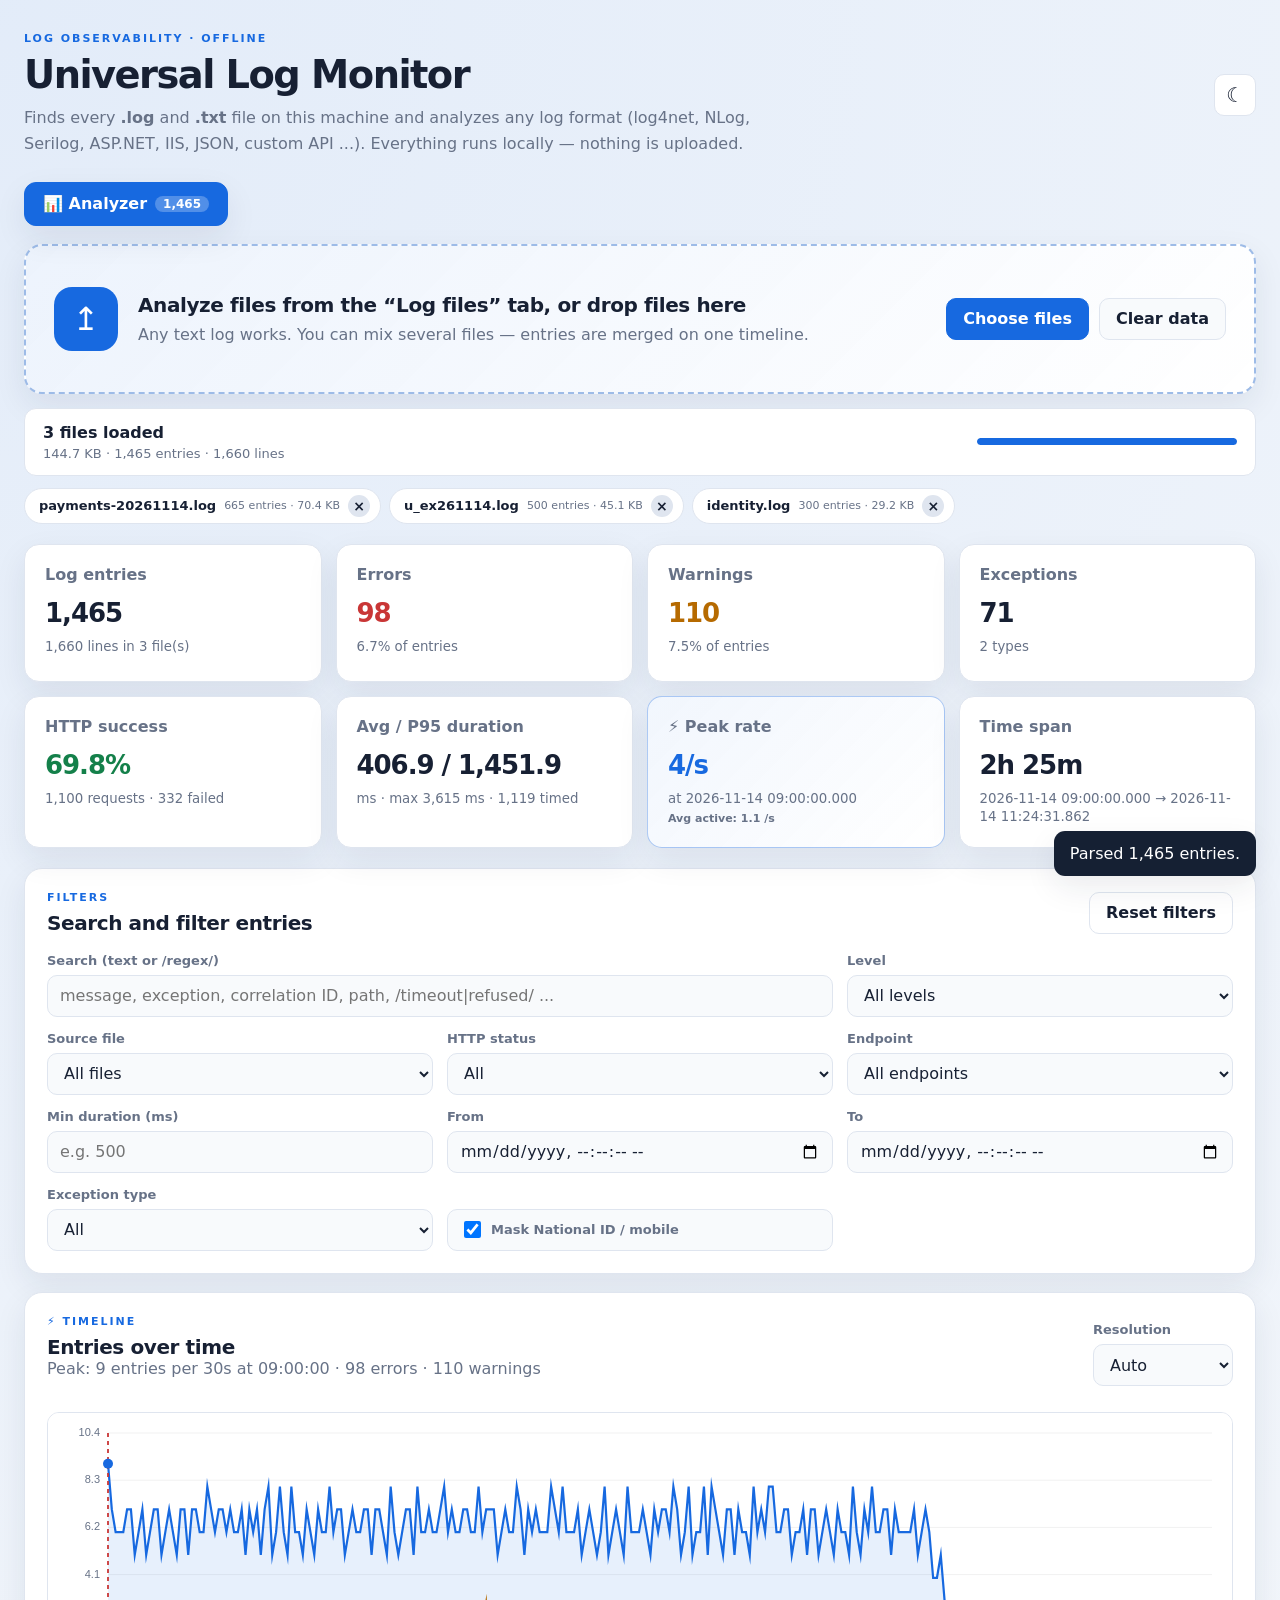
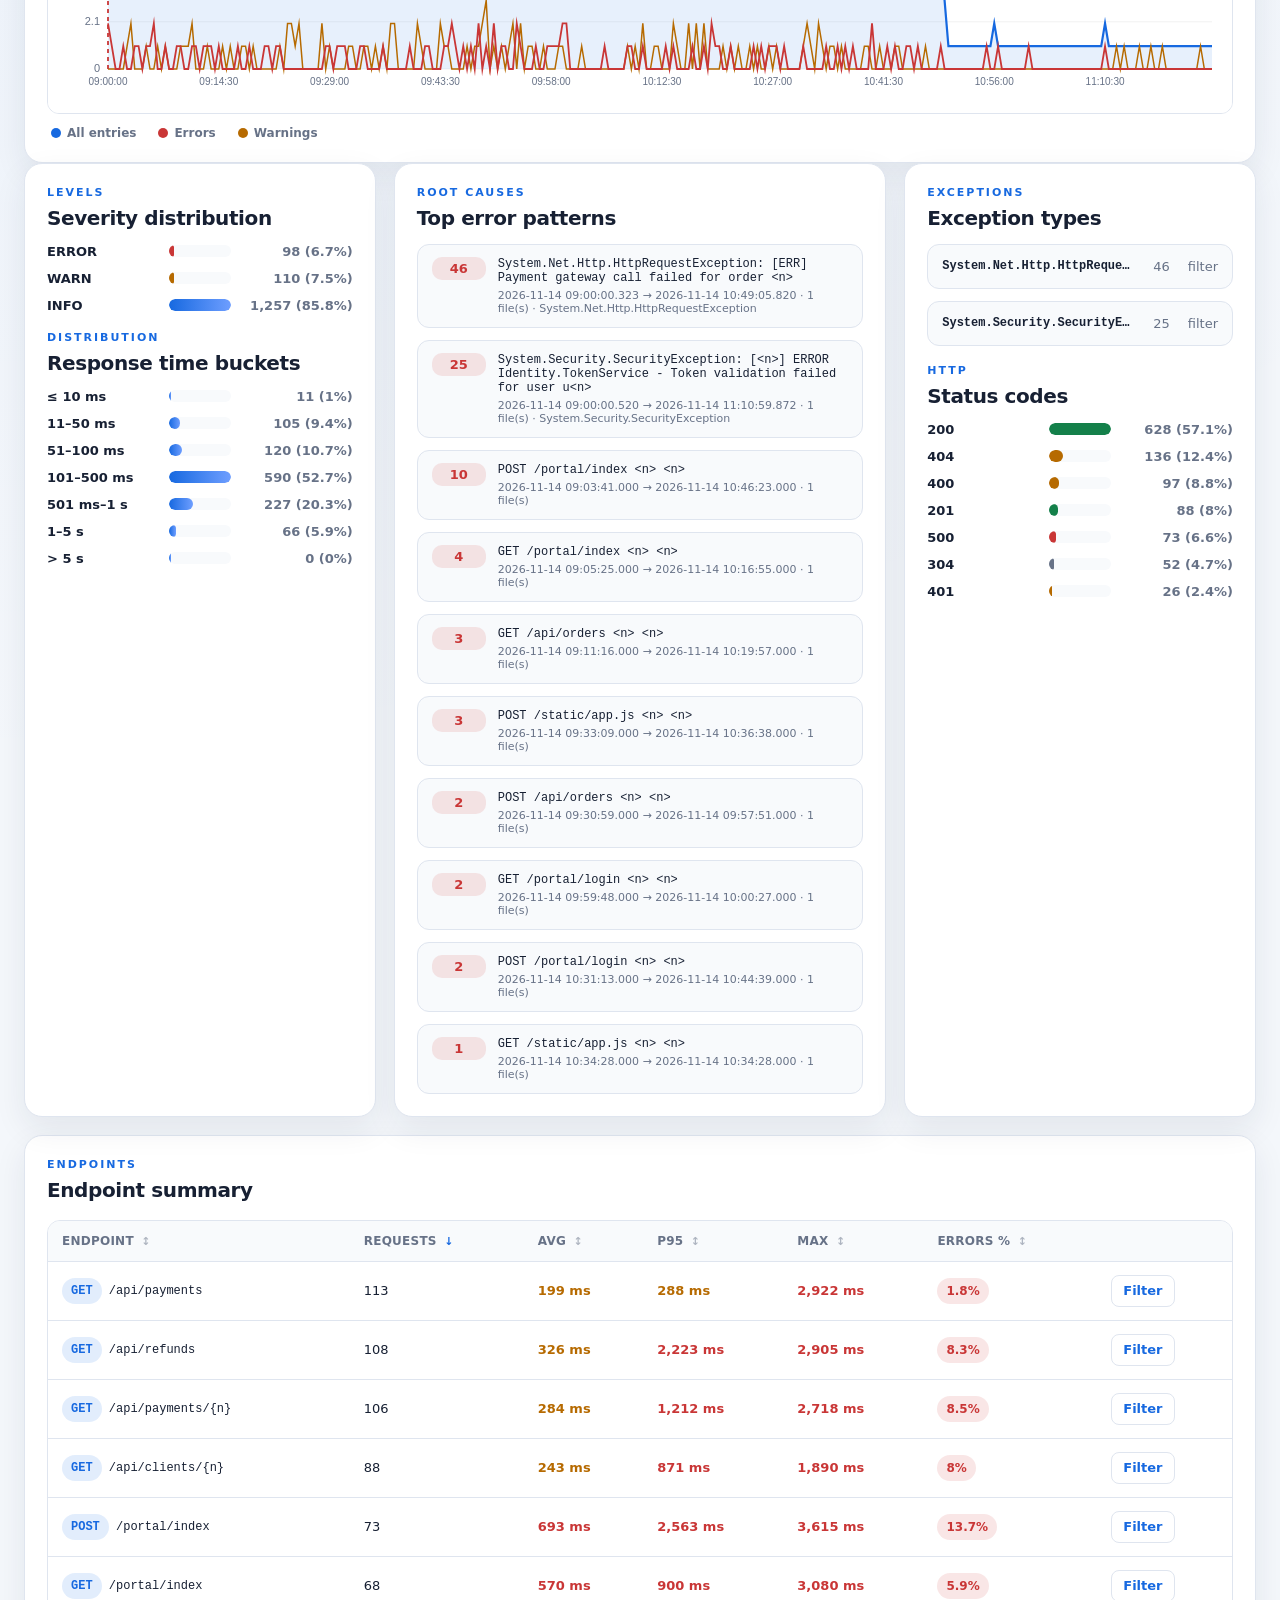
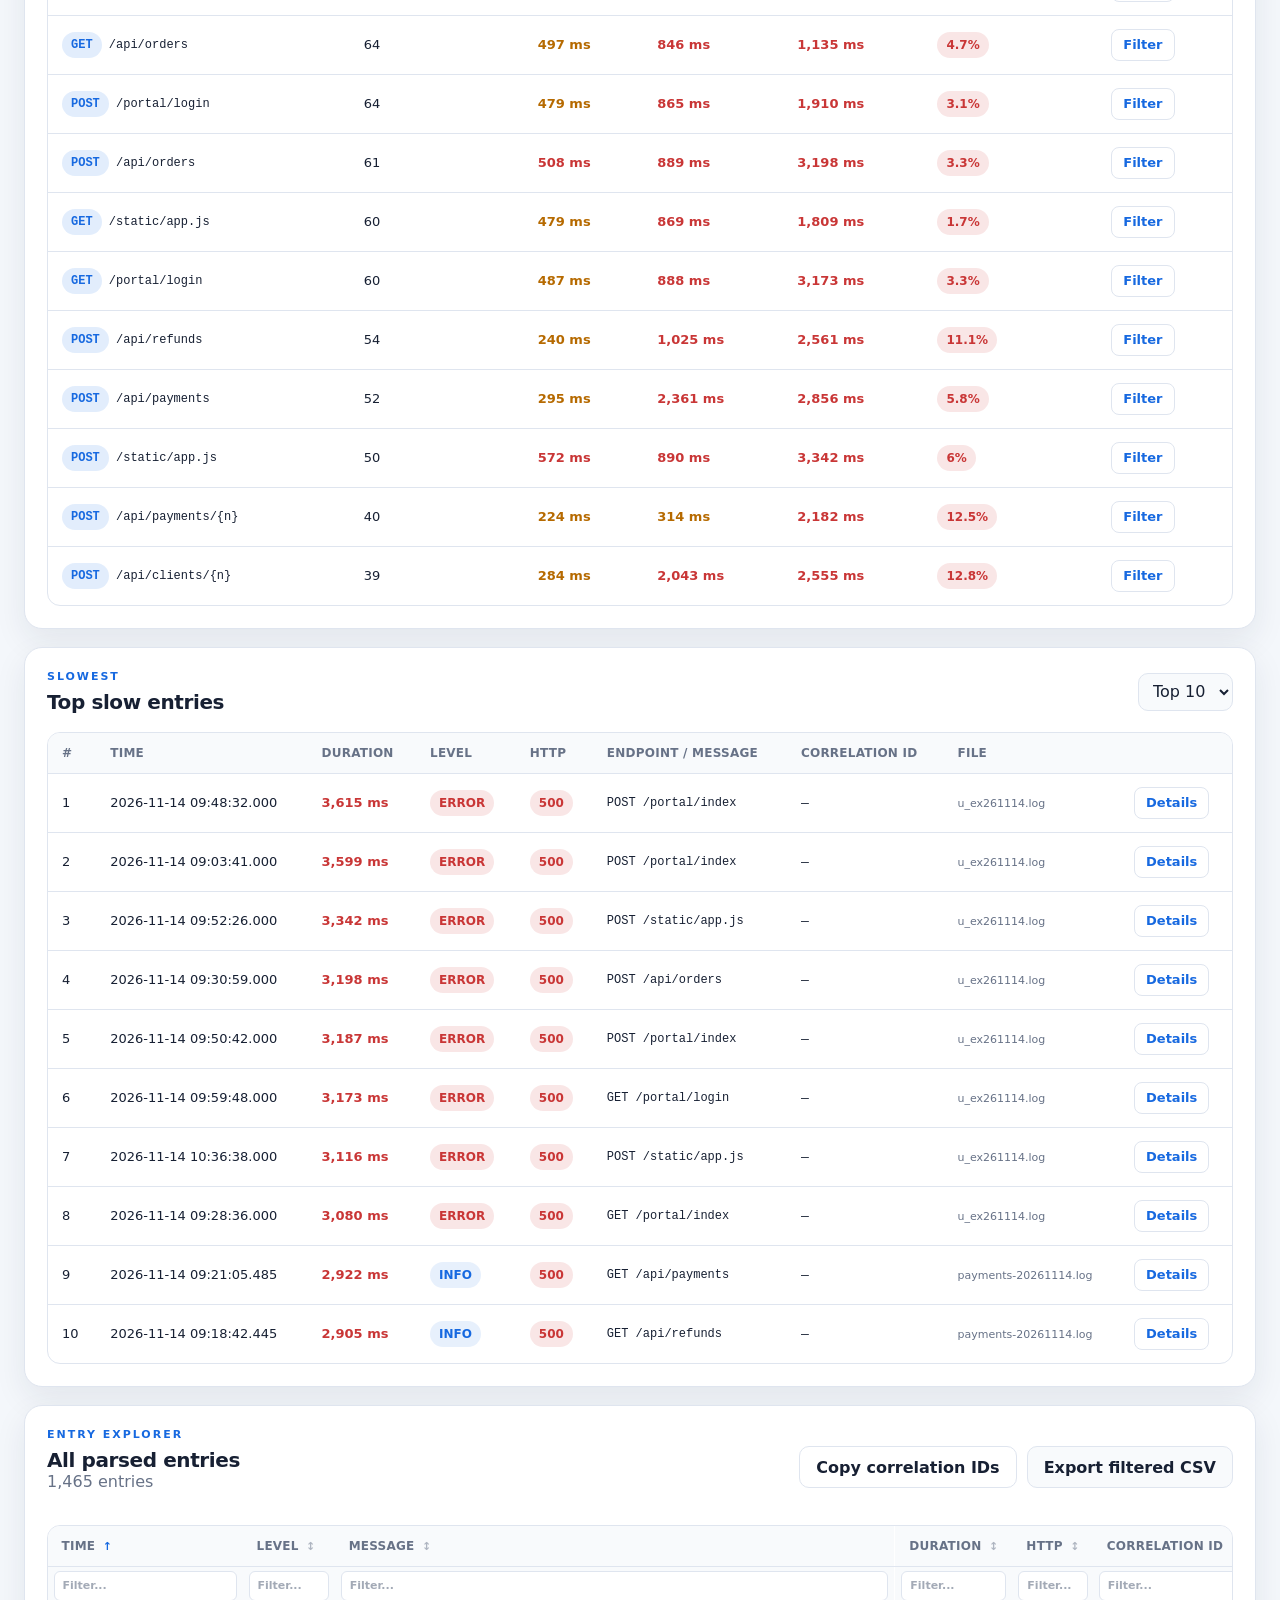
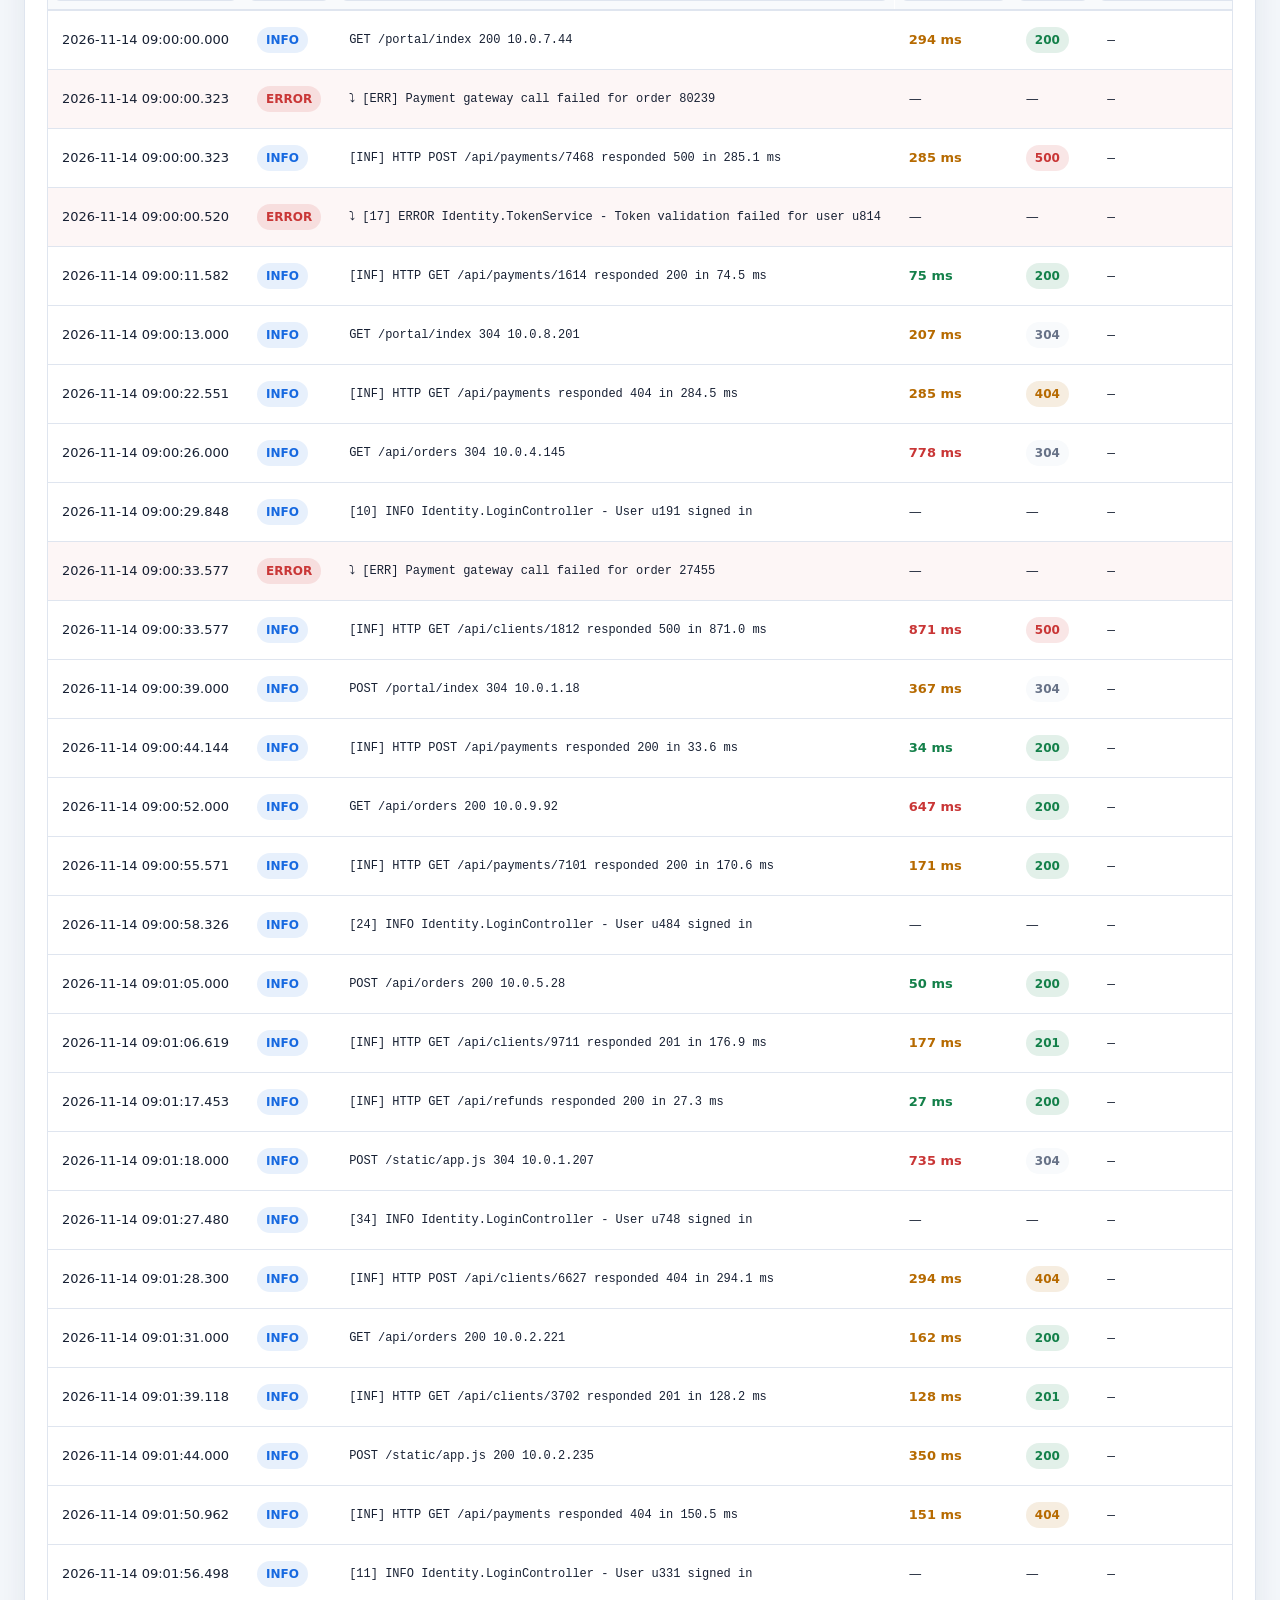
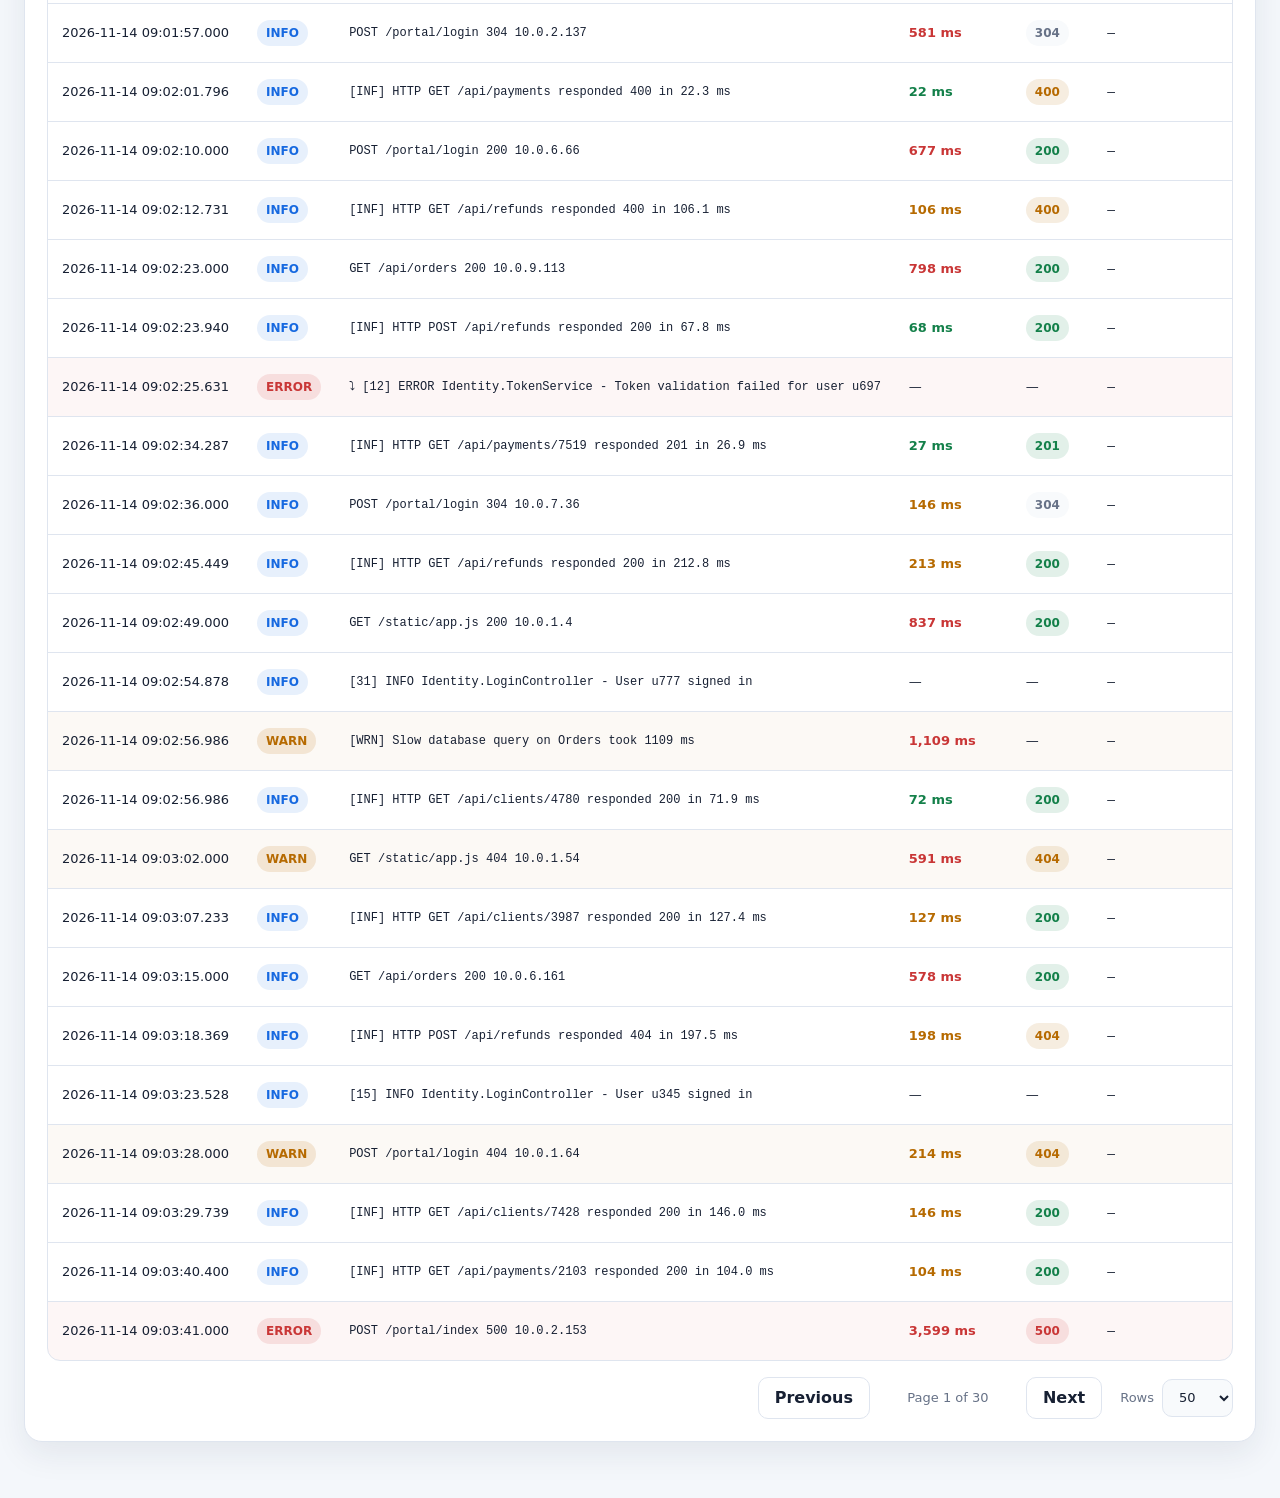
<file: log-monitor/index.html>
<!DOCTYPE html>
<html lang="en">
<head>
  <meta charset="UTF-8" />
  <meta name="viewport" content="width=device-width, initial-scale=1.0" />
  <title>Universal Log Monitor</title>
  <link rel="stylesheet" href="styles.css" />
  <link rel="stylesheet" href="extra.css" />
</head>
<body>
  <div class="app-shell">
    <header class="topbar">
      <div>
        <p class="eyebrow">LOG OBSERVABILITY · OFFLINE</p>
        <h1>Universal Log Monitor</h1>
        <p class="subtitle">
          Finds every <strong>.log</strong> and <strong>.txt</strong> file on this machine and analyzes any log format
          (log4net, NLog, Serilog, ASP.NET, IIS, JSON, custom API ...). Everything runs locally — nothing is uploaded.
        </p>
      </div>
      <div class="header-actions">
        <button id="themeToggle" class="icon-button" type="button" title="Toggle theme">☾</button>
      </div>
    </header>

    <nav class="tabs" role="tablist">
      <button class="tab-button active" data-tab="files" type="button">📁 Log files on disk <span id="tabFilesCount" class="tab-count">0</span></button>
      <button class="tab-button" data-tab="analyze" type="button">📊 Analyzer <span id="tabEntriesCount" class="tab-count">0</span></button>
      <button class="tab-button" data-tab="search" type="button">🔎 Search all logs</button>
    </nav>

    <!-- ===================================================== FILES TAB -->
    <main id="tab-files" class="tab-page">
      <section class="panel scan-panel">
        <div class="panel-heading">
          <div>
            <p class="eyebrow">DISK INDEX</p>
            <h2 id="scanTitle">Scanning…</h2>
            <p id="scanInfo" class="muted">Starting…</p>
          </div>
          <div class="table-actions">
            <button id="rescanButton" class="button secondary" type="button">Rescan disk</button>
          </div>
        </div>
        <div class="progress-track wide-track"><div id="scanBar" class="progress-bar indeterminate"></div></div>
        <p id="scanCurrent" class="muted small mono"></p>
        <p class="muted small">Roots: <span id="rootsInfo" class="mono"></span> · Excluded: <span id="excludeInfo" class="mono"></span></p>
      </section>

      <section class="stats-grid stats-grid-5">
        <article class="stat-card"><span>Log files found</span><strong id="fsCount">0</strong><small id="fsCountSub">—</small></article>
        <article class="stat-card"><span>Total size</span><strong id="fsSize">0 B</strong><small id="fsSizeSub">—</small></article>
        <article class="stat-card success"><span>Modified last 24h</span><strong id="fsRecent">0</strong><small id="fsRecentSub">active logs</small></article>
        <article class="stat-card danger"><span>Largest file</span><strong id="fsLargest">0 B</strong><small id="fsLargestSub" class="ellipsis">—</small></article>
        <article class="stat-card"><span>Folders with logs</span><strong id="fsFolders">0</strong><small>distinct folders</small></article>
      </section>

      <section class="panel filters-panel">
        <div class="panel-heading">
          <div><p class="eyebrow">FILTERS</p><h2>Find log files</h2></div>
          <button id="resetFileFilters" class="button ghost" type="button">Reset filters</button>
        </div>
        <div class="filters-grid">
          <label class="field wide"><span>Path or name contains</span>
            <input id="fileSearch" type="search" placeholder="e.g. \Logs\, error" /></label>
          <label class="field"><span>Extension</span>
            <select id="fileExt"><option value="">.log and .txt</option><option value=".log">.log only</option><option value=".txt">.txt only</option></select></label>
          <label class="field"><span>Modified</span>
            <select id="fileAge"><option value="">Any time</option><option value="3600">Last hour</option><option value="86400">Last 24 hours</option>
              <option value="604800">Last 7 days</option><option value="2592000">Last 30 days</option></select></label>
          <label class="field"><span>Min size (KB)</span><input id="fileMinSize" type="number" min="0" placeholder="e.g. 1" /></label>
          <label class="field"><span>Max size (MB)</span><input id="fileMaxSize" type="number" min="0" placeholder="e.g. 500" /></label>
          <label class="field checkbox-field"><input id="hideEmpty" type="checkbox" checked /><span>Hide empty files</span></label>
          <label class="field checkbox-field"><input id="logsLike" type="checkbox" /><span>Only names that look like logs</span></label>
        </div>
      </section>

      <section class="insights-grid">
        <article class="panel">
          <div class="panel-heading compact"><div><p class="eyebrow">TOP FOLDERS</p><h2>Where the logs are</h2></div></div>
          <div id="folderSummary" class="summary-list"><p class="empty-state">No files yet.</p></div>
        </article>
        <article class="panel">
          <div class="panel-heading compact"><div><p class="eyebrow">ACTIVITY</p><h2>Most recently written</h2></div></div>
          <div id="recentList" class="summary-list"><p class="empty-state">No files yet.</p></div>
        </article>
      </section>

      <section class="panel">
        <div class="panel-heading">
          <div><p class="eyebrow">FILES</p><h2>All log files</h2><p id="fileResultCount" class="muted">0 files</p></div>
          <div class="table-actions">
            <label class="inline-field">Read <select id="tailSize" class="small-select">
              <option value="">whole file (≤ limit)</option><option value="1">last 1 MB</option><option value="5" selected>last 5 MB</option>
              <option value="20">last 20 MB</option><option value="50">last 50 MB</option></select></label>
            <button id="clearSelection" class="button ghost" type="button">Clear selection</button>
            <button id="analyzeSelected" class="button primary" type="button">Analyze selected (0)</button>
          </div>
        </div>
        <div class="table-wrap">
          <table>
            <thead><tr class="sort-row">
              <th><input id="selectAllFiles" type="checkbox" title="Select page" /></th>
              <th data-fsort="name">Name <span class="sort-indicator">↕</span></th>
              <th data-fsort="dir">Folder <span class="sort-indicator">↕</span></th>
              <th data-fsort="size">Size <span class="sort-indicator">↕</span></th>
              <th data-fsort="mtime">Modified <span class="sort-indicator active">↓</span></th>
              <th></th>
            </tr></thead>
            <tbody id="filesTableBody"><tr><td colspan="6" class="empty-cell">Scanning disk…</td></tr></tbody>
          </table>
        </div>
        <div class="pagination">
          <button id="filesPrev" class="button ghost" type="button">Previous</button>
          <span id="filesPageInfo">Page 1 of 1</span>
          <button id="filesNext" class="button ghost" type="button">Next</button>
          <label>Rows <select id="filesPageSize"><option>50</option><option selected>100</option><option>250</option><option>500</option></select></label>
        </div>
      </section>
    </main>

    <!-- ===================================================== ANALYZER TAB -->
    <main id="tab-analyze" class="tab-page hidden">
      <section id="dropZone" class="upload-card" tabindex="0" aria-label="Upload log files">
        <input id="fileInput" type="file" accept=".log,.txt,text/plain" multiple hidden />
        <div class="upload-icon">↥</div>
        <div>
          <h2>Analyze files from the “Log files” tab, or drop files here</h2>
          <p>Any text log works. You can mix several files — entries are merged on one timeline.</p>
        </div>
        <div class="header-actions">
          <button id="browseButton" class="button primary" type="button">Choose files</button>
          <button id="clearButton" class="button secondary" type="button">Clear data</button>
        </div>
      </section>

      <section id="fileInfo" class="file-info hidden" aria-live="polite">
        <div><strong id="fileName">No file loaded</strong><span id="fileMeta"></span></div>
        <div class="progress-track"><div id="progressBar" class="progress-bar"></div></div>
      </section>
      <div id="fileChips" class="file-chips hidden"></div>

      <section class="stats-grid stats-grid-8">
        <article class="stat-card"><span>Log entries</span><strong id="stEntries">0</strong><small id="stLines">0 lines</small></article>
        <article class="stat-card danger"><span>Errors</span><strong id="stErrors">0</strong><small id="stErrorRate">0% of entries</small></article>
        <article class="stat-card warn"><span>Warnings</span><strong id="stWarns">0</strong><small id="stWarnRate">0% of entries</small></article>
        <article class="stat-card"><span>Exceptions</span><strong id="stExc">0</strong><small id="stExcTypes">0 types</small></article>
        <article class="stat-card success"><span>HTTP success</span><strong id="stHttp">—</strong><small id="stHttpSub">no HTTP data</small></article>
        <article class="stat-card"><span>Avg / P95 duration</span><strong id="stDur">—</strong><small id="stDurSub">no durations</small></article>
        <article class="stat-card rps-card"><span>⚡ Peak rate</span><strong id="stPeak">0</strong><small id="stPeakTime">No data</small><small id="stPeakAvg" class="rps-avg-line"></small></article>
        <article class="stat-card"><span>Time span</span><strong id="stSpan">—</strong><small id="stSpanSub">—</small></article>
      </section>

      <section class="panel filters-panel">
        <div class="panel-heading">
          <div><p class="eyebrow">FILTERS</p><h2>Search and filter entries</h2></div>
          <button id="resetFilters" class="button ghost" type="button">Reset filters</button>
        </div>
        <div class="filters-grid">
          <label class="field wide"><span>Search (text or /regex/)</span>
            <input id="searchInput" type="search" placeholder="message, exception, correlation ID, path, /timeout|refused/ ..." /></label>
          <label class="field"><span>Level</span>
            <select id="levelFilter"><option value="">All levels</option><option value="problems">Errors + warnings</option><option value="fatal">Fatal</option>
              <option value="error">Error</option><option value="warn">Warning</option><option value="info">Info</option><option value="debug">Debug</option><option value="trace">Trace</option></select></label>
          <label class="field"><span>Source file</span><select id="sourceFileFilter"><option value="">All files</option></select></label>
          <label class="field"><span>HTTP status</span>
            <select id="statusFilter"><option value="">All</option><option value="any">Has HTTP status</option><option value="2xx">2xx Success</option>
              <option value="3xx">3xx Redirect</option><option value="4xx">4xx Client error</option><option value="5xx">5xx Server error</option></select></label>
          <label class="field"><span>Endpoint</span><select id="endpointFilter"><option value="">All endpoints</option></select></label>
          <label class="field"><span>Min duration (ms)</span><input id="minDuration" type="number" min="0" placeholder="e.g. 500" /></label>
          <label class="field"><span>From</span><input id="fromTime" type="datetime-local" step="1" /></label>
          <label class="field"><span>To</span><input id="toTime" type="datetime-local" step="1" /></label>
          <label class="field"><span>Exception type</span><select id="excFilter"><option value="">All</option></select></label>
          <label class="field checkbox-field"><input id="maskToggle" type="checkbox" checked /><span>Mask National ID / mobile</span></label>
        </div>
      </section>

      <section class="panel rps-timeline-panel">
        <div class="panel-heading">
          <div><p class="eyebrow">⚡ TIMELINE</p><h2>Entries over time</h2><p class="muted" id="timelineInfo">Load log files to see the timeline</p></div>
          <div class="rps-controls">
            <label class="field"><span>Resolution</span>
              <select id="resolution"><option value="auto" selected>Auto</option><option value="1">1 second</option><option value="10">10 seconds</option>
                <option value="60">1 minute</option><option value="300">5 minutes</option><option value="900">15 minutes</option><option value="3600">1 hour</option><option value="86400">1 day</option></select></label>
          </div>
        </div>
        <div class="rps-chart-container"><canvas id="timelineChart"></canvas></div>
        <div class="rps-legend">
          <span class="rps-legend-item"><span class="rps-dot rps-dot-total"></span> All entries</span>
          <span class="rps-legend-item"><span class="rps-dot rps-dot-peak"></span> Errors</span>
          <span class="rps-legend-item"><span class="rps-dot rps-dot-check"></span> Warnings</span>
        </div>
      </section>

      <section class="insights-grid three">
        <article class="panel">
          <div class="panel-heading compact"><div><p class="eyebrow">LEVELS</p><h2>Severity distribution</h2></div></div>
          <div id="levelBuckets" class="bucket-list"><p class="empty-state">No data.</p></div>
          <div class="panel-heading compact top-gap"><div><p class="eyebrow">DISTRIBUTION</p><h2>Response time buckets</h2></div></div>
          <div id="durationBuckets" class="bucket-list"><p class="empty-state">No durations in the current filter.</p></div>
        </article>
        <article class="panel">
          <div class="panel-heading compact"><div><p class="eyebrow">ROOT CAUSES</p><h2>Top error patterns</h2></div></div>
          <div id="patternList" class="summary-list"><p class="empty-state">No errors in the current filter 🎉</p></div>
        </article>
        <article class="panel">
          <div class="panel-heading compact"><div><p class="eyebrow">EXCEPTIONS</p><h2>Exception types</h2></div></div>
          <div id="excList" class="summary-list"><p class="empty-state">No exceptions.</p></div>
          <div class="panel-heading compact top-gap"><div><p class="eyebrow">HTTP</p><h2>Status codes</h2></div></div>
          <div id="statusList" class="bucket-list"><p class="empty-state">No HTTP data.</p></div>
        </article>
      </section>

      <section class="panel">
        <div class="panel-heading">
          <div><p class="eyebrow">ENDPOINTS</p><h2>Endpoint summary</h2></div>
        </div>
        <div class="table-wrap">
          <table><thead><tr class="sort-row">
            <th data-esort="ep">Endpoint <span class="sort-indicator">↕</span></th><th data-esort="count">Requests <span class="sort-indicator active">↓</span></th>
            <th data-esort="avg">Avg <span class="sort-indicator">↕</span></th><th data-esort="p95">P95 <span class="sort-indicator">↕</span></th>
            <th data-esort="max">Max <span class="sort-indicator">↕</span></th><th data-esort="errRate">Errors % <span class="sort-indicator">↕</span></th><th></th>
          </tr></thead><tbody id="endpointBody"><tr><td colspan="7" class="empty-cell">No HTTP requests detected.</td></tr></tbody></table>
        </div>
      </section>

      <section class="panel">
        <div class="panel-heading">
          <div><p class="eyebrow">SLOWEST</p><h2>Top slow entries</h2></div>
          <select id="topCount" class="small-select"><option value="5">Top 5</option><option value="10" selected>Top 10</option><option value="20">Top 20</option><option value="50">Top 50</option></select>
        </div>
        <div class="table-wrap"><table><thead><tr><th>#</th><th>Time</th><th>Duration</th><th>Level</th><th>HTTP</th><th>Endpoint / message</th><th>Correlation ID</th><th>File</th><th></th></tr></thead>
          <tbody id="slowestBody"><tr><td colspan="9" class="empty-cell">No durations detected.</td></tr></tbody></table></div>
      </section>

      <section class="panel">
        <div class="panel-heading">
          <div><p class="eyebrow">ENTRY EXPLORER</p><h2>All parsed entries</h2><p id="resultCount" class="muted">0 entries</p></div>
          <div class="table-actions">
            <button id="copyIdsButton" class="button ghost" type="button">Copy correlation IDs</button>
            <button id="exportCsvButton" class="button secondary" type="button">Export filtered CSV</button>
          </div>
        </div>
        <div class="table-wrap">
          <table class="requests-table">
            <thead>
              <tr class="sort-row">
                <th data-sort="ts">Time <span class="sort-indicator active">↑</span></th>
                <th data-sort="level">Level <span class="sort-indicator">↕</span></th>
                <th data-sort="msg">Message <span class="sort-indicator">↕</span></th>
                <th data-sort="dur">Duration <span class="sort-indicator">↕</span></th>
                <th data-sort="status">HTTP <span class="sort-indicator">↕</span></th>
                <th data-sort="cid">Correlation ID <span class="sort-indicator">↕</span></th>
                <th data-sort="file">File <span class="sort-indicator">↕</span></th>
                <th></th>
              </tr>
              <tr class="filter-row">
                <th><input type="text" class="col-filter" data-cf="time" placeholder="Filter..." /></th>
                <th><input type="text" class="col-filter" data-cf="level" placeholder="Filter..." /></th>
                <th><input type="text" class="col-filter" data-cf="msg" placeholder="Filter..." /></th>
                <th><input type="text" class="col-filter" data-cf="dur" placeholder="Filter..." /></th>
                <th><input type="text" class="col-filter" data-cf="status" placeholder="Filter..." /></th>
                <th><input type="text" class="col-filter" data-cf="cid" placeholder="Filter..." /></th>
                <th><input type="text" class="col-filter" data-cf="file" placeholder="Filter..." /></th>
                <th></th>
              </tr>
            </thead>
            <tbody id="entriesBody"><tr><td colspan="8" class="empty-cell">Choose log files to start analyzing.</td></tr></tbody>
          </table>
        </div>
        <div class="pagination">
          <button id="previousPage" class="button ghost" type="button">Previous</button>
          <span id="pageInfo">Page 1 of 1</span>
          <button id="nextPage" class="button ghost" type="button">Next</button>
          <label>Rows <select id="pageSize"><option value="25">25</option><option value="50" selected>50</option><option value="100">100</option><option value="250">250</option></select></label>
        </div>
      </section>
    </main>

    <!-- ===================================================== SEARCH TAB -->
    <main id="tab-search" class="tab-page hidden">
      <section class="panel">
        <div class="panel-heading">
          <div><p class="eyebrow">GLOBAL SEARCH</p><h2>Search inside every log file</h2>
            <p class="muted">Searches the files on disk directly (newest first). Use it to trace a correlation ID, national ID, error text or exception across all applications.</p></div>
        </div>
        <div class="filters-grid">
          <label class="field wide"><span>Text or regular expression</span><input id="gSearch" type="search" placeholder="e.g. 8f2a-11aa-bb  or  Timeout|refused" /></label>
          <label class="field"><span>Scope</span>
            <select id="gScope"><option value="filtered">Files matching the “Log files” filters</option><option value="all">All indexed files</option><option value="loaded">Files loaded in the Analyzer</option></select></label>
          <label class="field"><span>Max results</span><select id="gMax"><option>500</option><option selected>2000</option><option>10000</option></select></label>
          <label class="field checkbox-field"><input id="gRegex" type="checkbox" /><span>Regular expression</span></label>
          <label class="field checkbox-field"><input id="gCase" type="checkbox" /><span>Case sensitive</span></label>
          <div class="field"><span>&nbsp;</span><button id="gGo" class="button primary" type="button">Search</button></div>
        </div>
        <p id="gInfo" class="muted top-gap"></p>
      </section>
      <section class="panel">
        <div class="panel-heading">
          <div><p class="eyebrow">RESULTS</p><h2>Matches</h2><p id="gCount" class="muted">0 matches</p></div>
          <div class="table-actions"><button id="gAnalyze" class="button secondary" type="button">Analyze files with matches</button>
            <button id="gExport" class="button ghost" type="button">Export CSV</button></div>
        </div>
        <div id="gFiles" class="file-chips"></div>
        <div class="table-wrap top-gap"><table><thead><tr><th>File</th><th>Line</th><th>Text</th><th></th></tr></thead>
          <tbody id="gBody"><tr><td colspan="4" class="empty-cell">Type something and press Search.</td></tr></tbody></table></div>
      </section>
    </main>
  </div>

  <dialog id="detailsDialog">
    <div class="dialog-header">
      <div><p class="eyebrow" id="dialogEyebrow">ENTRY DETAILS</p><h2 id="dialogTitle">Entry</h2></div>
      <button id="closeDialog" class="icon-button" type="button" aria-label="Close">×</button>
    </div>
    <div id="dialogContent" class="dialog-content"></div>
  </dialog>
  <div id="toast" class="toast" role="status" aria-live="polite"></div>

  <script>window.ULM_STATIC = true;</script>
  <script src="parser.js"></script>
  <script src="app.js"></script>
  <script>
  // Portfolio demo: no backend here, so load the bundled sample logs straight into the analyzer.
  (async () => {
    const names = ["payments-api/payments-20261114.log", "iis/u_ex261114.log", "identity/identity.log"];
    const files = await Promise.all(names.map(async n => new File([await (await fetch("samples/" + n)).blob()], n.split("/").pop(), { type: "text/plain" })));
    window.ULM.showTab("analyze");
    window.ULM.loadLocalFiles(files);
    document.querySelector('[data-tab="files"]').style.display = "none";
    document.querySelector('[data-tab="search"]').style.display = "none";
  })();
  </script>
</body>
</html>
</file>
<file: log-monitor/styles.css>
:root {
  color-scheme: light;
  --bg: #f4f7fb;
  --surface: #ffffff;
  --surface-2: #f8fafc;
  --text: #172033;
  --muted: #677287;
  --border: #dfe5ef;
  --primary: #1769e0;
  --primary-strong: #0d55bd;
  --success: #14804a;
  --warning: #b66a00;
  --danger: #c93636;
  --shadow: 0 12px 32px rgba(25, 42, 70, 0.08);
  --radius: 18px;
}

body.dark {
  color-scheme: dark;
  --bg: #0c1220;
  --surface: #131c2d;
  --surface-2: #182338;
  --text: #edf3ff;
  --muted: #9eadc7;
  --border: #273650;
  --primary: #66a2ff;
  --primary-strong: #8bb9ff;
  --success: #48c78e;
  --warning: #ffb85c;
  --danger: #ff7474;
  --shadow: 0 14px 38px rgba(0, 0, 0, 0.3);
}

* {
  box-sizing: border-box;
}

body {
  margin: 0;
  min-width: 1180px;
  background:
    radial-gradient(circle at top left, rgba(23, 105, 224, 0.08), transparent 30%),
    var(--bg);
  color: var(--text);
  font-family: Inter, ui-sans-serif, system-ui, -apple-system, BlinkMacSystemFont, "Segoe UI", sans-serif;
}

button,
input,
select {
  font: inherit;
}

button {
  cursor: pointer;
}

.app-shell {
  width: min(1700px, calc(100% - 48px));
  margin: 0 auto;
  padding: 32px 0 56px;
}

.topbar,
.panel-heading,
.dialog-header,
.file-info,
.pagination {
  display: flex;
  align-items: center;
  justify-content: space-between;
  gap: 18px;
}

.topbar {
  margin-bottom: 24px;
}

h1,
h2,
p {
  margin-top: 0;
}

h1 {
  margin-bottom: 8px;
  font-size: clamp(28px, 3vw, 44px);
  letter-spacing: -0.04em;
}

h2 {
  margin-bottom: 0;
  font-size: 20px;
  letter-spacing: -0.02em;
}

.subtitle,
.muted,
.empty-state {
  color: var(--muted);
}

.subtitle {
  max-width: 760px;
  margin-bottom: 0;
  line-height: 1.65;
}

.eyebrow {
  margin-bottom: 7px;
  color: var(--primary);
  font-size: 11px;
  font-weight: 800;
  letter-spacing: 0.18em;
}

.header-actions,
.table-actions {
  display: flex;
  align-items: center;
  gap: 10px;
}

.button,
.icon-button,
.small-select {
  border: 1px solid var(--border);
  border-radius: 10px;
  transition: 0.2s ease;
}

.button {
  min-height: 42px;
  padding: 0 16px;
  background: var(--surface);
  color: var(--text);
  font-weight: 700;
}

.button:hover,
.icon-button:hover {
  transform: translateY(-1px);
  border-color: var(--primary);
}

.button.primary {
  border-color: var(--primary);
  background: var(--primary);
  color: #fff;
}

.button.primary:hover {
  background: var(--primary-strong);
}

.button.secondary {
  background: var(--surface-2);
}

.button.ghost {
  background: transparent;
}

.icon-button {
  width: 42px;
  height: 42px;
  background: var(--surface);
  color: var(--text);
  font-size: 20px;
}

.upload-card {
  display: grid;
  grid-template-columns: auto 1fr auto;
  align-items: center;
  gap: 20px;
  min-height: 150px;
  padding: 28px;
  border: 2px dashed #9dbbe7;
  border-radius: var(--radius);
  background: linear-gradient(135deg, rgba(23, 105, 224, 0.08), transparent), var(--surface);
  box-shadow: var(--shadow);
  outline: none;
}

.upload-card.dragover,
.upload-card:focus {
  border-color: var(--primary);
  background: linear-gradient(135deg, rgba(23, 105, 224, 0.16), transparent), var(--surface);
}

.upload-card h2 {
  margin-bottom: 8px;
}

.upload-card p {
  margin-bottom: 0;
  color: var(--muted);
}

.upload-icon {
  display: grid;
  width: 64px;
  height: 64px;
  place-items: center;
  border-radius: 18px;
  background: var(--primary);
  color: white;
  font-size: 32px;
  font-weight: 300;
}

.file-info {
  margin-top: 14px;
  padding: 14px 18px;
  border: 1px solid var(--border);
  border-radius: 12px;
  background: var(--surface);
}

.file-info > div:first-child {
  display: flex;
  flex-direction: column;
  gap: 4px;
}

.file-info span {
  color: var(--muted);
  font-size: 13px;
}

.progress-track {
  width: 260px;
  height: 7px;
  overflow: hidden;
  border-radius: 999px;
  background: var(--border);
}

.progress-bar {
  width: 0;
  height: 100%;
  border-radius: inherit;
  background: var(--primary);
  transition: width 0.2s ease;
}

/* File chips for multi-file */
.file-chips {
  display: flex;
  flex-wrap: wrap;
  gap: 8px;
  margin-top: 12px;
}

.file-chip {
  display: inline-flex;
  align-items: center;
  gap: 8px;
  padding: 6px 10px 6px 14px;
  border: 1px solid var(--border);
  border-radius: 999px;
  background: var(--surface);
  font-size: 13px;
  animation: chip-in 0.25s ease;
}

@keyframes chip-in {
  from { opacity: 0; transform: scale(0.92); }
  to { opacity: 1; transform: scale(1); }
}

.file-chip-name {
  font-weight: 700;
  max-width: 220px;
  overflow: hidden;
  text-overflow: ellipsis;
  white-space: nowrap;
}

.file-chip-meta {
  color: var(--muted);
  font-size: 11px;
  white-space: nowrap;
}

.file-chip-remove {
  display: grid;
  place-items: center;
  width: 22px;
  height: 22px;
  padding: 0;
  border: none;
  border-radius: 999px;
  background: var(--border);
  color: var(--text);
  font-size: 14px;
  font-weight: 700;
  cursor: pointer;
  transition: 0.15s ease;
  line-height: 1;
}

.file-chip-remove:hover {
  background: var(--danger);
  color: #fff;
}

.hidden {
  display: none !important;
}

.stats-grid {
  display: grid;
  grid-template-columns: repeat(6, minmax(0, 1fr));
  gap: 14px;
  margin: 20px 0;
}

.stats-grid-7 {
  grid-template-columns: repeat(7, minmax(0, 1fr));
}

.stat-card {
  min-height: 138px;
  padding: 20px;
  border: 1px solid var(--border);
  border-radius: 15px;
  background: var(--surface);
  box-shadow: var(--shadow);
}

.stat-card span,
.stat-card small {
  display: block;
  color: var(--muted);
}

.stat-card span {
  font-weight: 700;
}

.stat-card strong {
  display: block;
  margin: 14px 0 10px;
  font-size: 30px;
  letter-spacing: -0.04em;
}

.stat-card.success strong {
  color: var(--success);
}

.stat-card.danger strong {
  color: var(--danger);
}

.stat-card small {
  line-height: 1.35;
}

.panel {
  margin-top: 18px;
  padding: 22px;
  border: 1px solid var(--border);
  border-radius: var(--radius);
  background: var(--surface);
  box-shadow: var(--shadow);
}

.panel-heading {
  margin-bottom: 18px;
}

.panel-heading.compact {
  margin-bottom: 14px;
}

.filters-grid {
  display: grid;
  grid-template-columns: 2fr repeat(4, 1fr);
  gap: 14px;
}

.field {
  display: flex;
  flex-direction: column;
  gap: 7px;
}

.field.wide {
  grid-column: span 2;
}

.field > span {
  color: var(--muted);
  font-size: 13px;
  font-weight: 700;
}

input,
select {
  min-height: 42px;
  padding: 0 12px;
  border: 1px solid var(--border);
  border-radius: 10px;
  outline: none;
  background: var(--surface-2);
  color: var(--text);
}

input:focus,
select:focus {
  border-color: var(--primary);
  box-shadow: 0 0 0 3px rgba(23, 105, 224, 0.12);
}

.checkbox-field {
  flex-direction: row;
  align-items: center;
  align-self: end;
  min-height: 42px;
  padding: 0 12px;
  border: 1px solid var(--border);
  border-radius: 10px;
  background: var(--surface-2);
}

.checkbox-field input {
  min-height: auto;
  width: 17px;
  height: 17px;
  padding: 0;
}

.insights-grid {
  display: grid;
  grid-template-columns: 1.4fr 1fr;
  gap: 18px;
}

.insights-grid .panel {
  margin-top: 0;
}

.bucket-list,
.summary-list {
  display: grid;
  gap: 12px;
}

.bucket-row {
  display: grid;
  grid-template-columns: 95px 1fr 70px;
  align-items: center;
  gap: 12px;
}

.bucket-label,
.bucket-value {
  font-size: 13px;
  font-weight: 700;
}

.bucket-value {
  text-align: right;
  color: var(--muted);
}

.bucket-track {
  height: 12px;
  overflow: hidden;
  border-radius: 999px;
  background: var(--surface-2);
}

.bucket-fill {
  height: 100%;
  min-width: 2px;
  border-radius: inherit;
  background: linear-gradient(90deg, var(--primary), #6e9eff);
}

.summary-row {
  display: grid;
  grid-template-columns: 1fr auto auto auto;
  align-items: center;
  gap: 18px;
  padding: 14px;
  border: 1px solid var(--border);
  border-radius: 12px;
  background: var(--surface-2);
}

.summary-row strong {
  text-transform: capitalize;
}

.summary-row span {
  color: var(--muted);
  font-size: 13px;
}

.table-wrap {
  width: 100%;
  overflow: auto;
  border: 1px solid var(--border);
  border-radius: 13px;
}

table {
  width: 100%;
  border-collapse: collapse;
  white-space: nowrap;
}

th,
td {
  padding: 13px 14px;
  border-bottom: 1px solid var(--border);
  text-align: left;
  vertical-align: middle;
  font-size: 13px;
}

th {
  position: sticky;
  top: 0;
  z-index: 1;
  background: var(--surface-2);
  color: var(--muted);
  font-size: 12px;
  letter-spacing: 0.02em;
  text-transform: uppercase;
}

/* Sort row headers */
.sort-row th {
  cursor: default;
}

th[data-sort],
th[data-sort-slow] {
  cursor: pointer;
  user-select: none;
}

th[data-sort]:hover,
th[data-sort-slow]:hover {
  color: var(--primary);
}

.sort-indicator {
  display: inline-block;
  font-size: 11px;
  margin-left: 3px;
  opacity: 0.5;
  transition: 0.15s ease;
}

.sort-indicator.active {
  opacity: 1;
  color: var(--primary);
}

/* Column filter row */
.filter-row th {
  padding: 4px 6px 8px;
  background: var(--surface-2);
  border-bottom: 2px solid var(--border);
}

.col-filter {
  width: 100%;
  min-height: 30px;
  padding: 0 8px;
  border: 1px solid var(--border);
  border-radius: 6px;
  background: var(--surface);
  color: var(--text);
  font-size: 11px;
}

.col-filter:focus {
  border-color: var(--primary);
  box-shadow: 0 0 0 2px rgba(23, 105, 224, 0.12);
}

.col-filter::placeholder {
  color: var(--muted);
  opacity: 0.6;
}

tbody tr:last-child td {
  border-bottom: 0;
}

tbody tr:hover td {
  background: rgba(23, 105, 224, 0.035);
}

.empty-cell {
  height: 110px;
  text-align: center;
  color: var(--muted);
}

.badge {
  display: inline-flex;
  align-items: center;
  min-height: 26px;
  padding: 0 9px;
  border-radius: 999px;
  background: var(--surface-2);
  color: var(--muted);
  font-size: 12px;
  font-weight: 800;
}

.badge.success {
  background: rgba(20, 128, 74, 0.12);
  color: var(--success);
}

.badge.danger {
  background: rgba(201, 54, 54, 0.12);
  color: var(--danger);
}

.badge.warning {
  background: rgba(182, 106, 0, 0.12);
  color: var(--warning);
}

.badge.primary {
  background: rgba(23, 105, 224, 0.12);
  color: var(--primary);
}

.duration-fast {
  color: var(--success);
  font-weight: 800;
}

.duration-medium {
  color: var(--warning);
  font-weight: 800;
}

.duration-slow {
  color: var(--danger);
  font-weight: 800;
}

.correlation-id {
  display: inline-block;
  max-width: 210px;
  overflow: hidden;
  text-overflow: ellipsis;
  vertical-align: middle;
  font-family: ui-monospace, SFMono-Regular, Menlo, Consolas, monospace;
}

.source-file-cell {
  display: inline-block;
  max-width: 160px;
  overflow: hidden;
  text-overflow: ellipsis;
  vertical-align: middle;
  font-size: 11px;
  color: var(--muted);
}

.details-button {
  min-height: 32px;
  padding: 0 11px;
  border: 1px solid var(--border);
  border-radius: 8px;
  background: var(--surface);
  color: var(--primary);
  font-weight: 800;
}

.pagination {
  margin-top: 16px;
  justify-content: flex-end;
}

.pagination > span {
  min-width: 120px;
  text-align: center;
  color: var(--muted);
  font-size: 13px;
}

.pagination label {
  display: flex;
  align-items: center;
  gap: 8px;
  color: var(--muted);
  font-size: 13px;
}

.pagination select {
  min-height: 38px;
}

.small-select {
  min-height: 38px;
  padding: 0 10px;
}

dialog {
  width: min(1050px, calc(100% - 60px));
  max-height: 88vh;
  padding: 0;
  overflow: hidden;
  border: 1px solid var(--border);
  border-radius: 18px;
  background: var(--surface);
  color: var(--text);
  box-shadow: 0 28px 80px rgba(0, 0, 0, 0.3);
}

dialog::backdrop {
  background: rgba(5, 12, 25, 0.64);
  backdrop-filter: blur(3px);
}

.dialog-header {
  padding: 20px 22px;
  border-bottom: 1px solid var(--border);
}

.dialog-content {
  max-height: calc(88vh - 88px);
  padding: 22px;
  overflow: auto;
}

.details-grid {
  display: grid;
  grid-template-columns: repeat(4, minmax(0, 1fr));
  gap: 12px;
  margin-bottom: 18px;
}

.detail-card {
  padding: 14px;
  border: 1px solid var(--border);
  border-radius: 12px;
  background: var(--surface-2);
}

.detail-card span {
  display: block;
  margin-bottom: 6px;
  color: var(--muted);
  font-size: 12px;
}

.detail-card strong {
  word-break: break-word;
}

.log-lines {
  display: grid;
  gap: 10px;
}

.log-line {
  padding: 12px 14px;
  border-left: 3px solid var(--primary);
  border-radius: 8px;
  background: var(--surface-2);
  font-family: ui-monospace, SFMono-Regular, Menlo, Consolas, monospace;
  font-size: 12px;
  line-height: 1.55;
  white-space: pre-wrap;
  word-break: break-word;
}

.toast {
  position: fixed;
  right: 24px;
  bottom: 24px;
  z-index: 20;
  max-width: 380px;
  padding: 13px 16px;
  border-radius: 11px;
  background: #152033;
  color: #fff;
  box-shadow: var(--shadow);
  opacity: 0;
  pointer-events: none;
  transform: translateY(12px);
  transition: 0.22s ease;
}

.toast.show {
  opacity: 1;
  transform: translateY(0);
}

@media (max-width: 1300px) {
  .stats-grid {
    grid-template-columns: repeat(3, 1fr);
  }

  .stats-grid-7 {
    grid-template-columns: repeat(4, 1fr);
  }

  .filters-grid {
    grid-template-columns: repeat(3, 1fr);
  }

  .field.wide {
    grid-column: span 2;
  }
}

/* RPS stat card */
.rps-card {
  border-color: rgba(23, 105, 224, 0.35);
  background: linear-gradient(135deg, rgba(23, 105, 224, 0.06), transparent), var(--surface);
}

.rps-card strong {
  color: var(--primary);
}

.rps-avg-line {
  margin-top: 4px;
  font-size: 11px;
  color: var(--success);
  font-weight: 700;
}

/* RPS Timeline Chart */
.rps-timeline-panel {
  margin-top: 18px;
}

.rps-controls {
  display: flex;
  align-items: flex-end;
  gap: 12px;
}

.rps-controls .field {
  min-width: 140px;
}

.rps-chart-container {
  width: 100%;
  border: 1px solid var(--border);
  border-radius: 12px;
  overflow: hidden;
  margin-top: 4px;
}

.rps-chart-container canvas {
  display: block;
  cursor: crosshair;
}

.rps-legend {
  display: flex;
  gap: 22px;
  margin-top: 12px;
  padding: 0 4px;
}

.rps-legend-item {
  display: inline-flex;
  align-items: center;
  gap: 6px;
  font-size: 12px;
  font-weight: 700;
  color: var(--muted);
}

.rps-dot {
  display: inline-block;
  width: 10px;
  height: 10px;
  border-radius: 999px;
}

.rps-dot-total { background: var(--primary); }
.rps-dot-login { background: var(--success); }
.rps-dot-check { background: var(--warning); }
.rps-dot-peak { background: var(--danger); }

/* RPS Tooltip */
.rps-tooltip {
  position: fixed;
  z-index: 30;
  padding: 10px 14px;
  border-radius: 10px;
  background: rgba(21, 32, 51, 0.95);
  color: #fff;
  font-size: 12px;
  line-height: 1.7;
  pointer-events: none;
  opacity: 0;
  transition: opacity 0.15s ease;
  box-shadow: 0 8px 24px rgba(0, 0, 0, 0.3);
  backdrop-filter: blur(4px);
}

.rps-tooltip strong {
  font-size: 13px;
}

.rps-tooltip b {
  color: #66a2ff;
}
</file>
<file: log-monitor/extra.css>
/* Additions on top of the original Etisalat Log Analyzer styles */
body { min-width: 0; }
@media (max-width: 1200px) { body { min-width: 0; } }

.tabs { display: flex; gap: 10px; margin: 0 0 18px; flex-wrap: wrap; }
.tab-button {
  display: inline-flex; align-items: center; gap: 8px; min-height: 44px; padding: 0 18px;
  border: 1px solid var(--border); border-radius: 12px; background: var(--surface); color: var(--text);
  font-weight: 800; box-shadow: var(--shadow);
}
.tab-button.active { border-color: var(--primary); background: var(--primary); color: #fff; }
.tab-count { padding: 1px 8px; border-radius: 999px; background: rgba(127, 127, 127, 0.18); font-size: 12px; }
.tab-button.active .tab-count { background: rgba(255, 255, 255, 0.25); }

.stats-grid-5 { grid-template-columns: repeat(5, minmax(0, 1fr)); }
.stats-grid-8 { grid-template-columns: repeat(8, minmax(0, 1fr)); }
@media (max-width: 1400px) { .stats-grid-8 { grid-template-columns: repeat(4, 1fr); } }
@media (max-width: 900px) {
  .stats-grid-5, .stats-grid-8 { grid-template-columns: repeat(2, 1fr); }
  .filters-grid { grid-template-columns: 1fr 1fr; }
  .insights-grid, .insights-grid.three { grid-template-columns: 1fr; }
  .upload-card { grid-template-columns: 1fr; }
}
.stat-card.warn strong { color: var(--warning); }
.stat-card strong { font-size: 26px; word-break: break-word; }

.insights-grid.three { grid-template-columns: 1fr 1.4fr 1fr; }
.top-gap { margin-top: 18px; }
.small { font-size: 12px; }
.mono { font-family: ui-monospace, SFMono-Regular, Menlo, Consolas, monospace; }
.ellipsis { overflow: hidden; text-overflow: ellipsis; white-space: nowrap; }

.wide-track { width: 100%; margin: 4px 0 10px; }
.progress-bar.indeterminate { width: 35% !important; animation: slide 1.4s ease-in-out infinite; }
@keyframes slide { 0% { margin-left: -35%; } 100% { margin-left: 100%; } }
.progress-bar.done { width: 100% !important; background: var(--success); }

.inline-field { display: inline-flex; align-items: center; gap: 8px; color: var(--muted); font-size: 13px; font-weight: 700; }

.summary-row.clickable { cursor: pointer; grid-template-columns: 1fr auto auto; }
.summary-row.clickable:hover { border-color: var(--primary); }
.summary-row .ellipsis { max-width: 100%; }
.pattern-row { display: grid; grid-template-columns: auto 1fr; gap: 12px; align-items: start; padding: 12px 14px;
  border: 1px solid var(--border); border-radius: 12px; background: var(--surface-2); cursor: pointer; }
.pattern-row:hover { border-color: var(--danger); }
.pattern-count { min-width: 54px; padding: 4px 8px; border-radius: 10px; background: rgba(201, 54, 54, 0.12); color: var(--danger);
  font-weight: 800; text-align: center; font-size: 13px; }
.pattern-text { font-family: ui-monospace, Consolas, monospace; font-size: 12px; word-break: break-word; white-space: normal; }
.pattern-meta { color: var(--muted); font-size: 11px; margin-top: 4px; }

td.msg-cell { max-width: 640px; overflow: hidden; text-overflow: ellipsis; white-space: nowrap; font-family: ui-monospace, Consolas, monospace; font-size: 12px; }
td.path-cell { max-width: 520px; overflow: hidden; text-overflow: ellipsis; font-family: ui-monospace, Consolas, monospace; font-size: 12px; }
tr.row-error td { background: rgba(201, 54, 54, 0.045); }
tr.row-warn td { background: rgba(182, 106, 0, 0.04); }
tr.selected td { background: rgba(23, 105, 224, 0.08) !important; }
.badge.lv-fatal { background: var(--danger); color: #fff; }
.badge.lv-error { background: rgba(201, 54, 54, 0.12); color: var(--danger); }
.badge.lv-warn { background: rgba(182, 106, 0, 0.14); color: var(--warning); }
.badge.lv-info { background: rgba(23, 105, 224, 0.10); color: var(--primary); }
.badge.lv-debug, .badge.lv-trace { background: var(--surface-2); color: var(--muted); }
.badge.inferred { border: 1px dashed currentColor; }
.bucket-fill.lv-fatal, .bucket-fill.lv-error, .bucket-fill.s5 { background: var(--danger); }
.bucket-fill.lv-warn, .bucket-fill.s4 { background: var(--warning); }
.bucket-fill.lv-debug, .bucket-fill.lv-trace, .bucket-fill.s3 { background: var(--muted); }
.bucket-fill.s2 { background: var(--success); }
.bucket-row { grid-template-columns: 110px 1fr 110px; }

mark { background: rgba(255, 196, 0, 0.45); color: inherit; border-radius: 3px; padding: 0 1px; }
.context-line { display: grid; grid-template-columns: 64px 1fr; gap: 10px; font-family: ui-monospace, Consolas, monospace; font-size: 12px;
  padding: 2px 8px; white-space: pre-wrap; word-break: break-word; }
.context-line.hit { background: rgba(255, 196, 0, 0.18); border-left: 3px solid var(--warning); }
.context-line .ln { color: var(--muted); text-align: right; user-select: none; }
.context-box { max-height: 420px; overflow: auto; border: 1px solid var(--border); border-radius: 10px; background: var(--surface-2); padding: 6px 0; }
.dialog-actions { display: flex; gap: 10px; flex-wrap: wrap; margin: 14px 0; }
.details-grid { grid-template-columns: repeat(auto-fit, minmax(180px, 1fr)); }
.file-chip.result { cursor: pointer; }
.file-chip.result:hover { border-color: var(--primary); }
</file>
